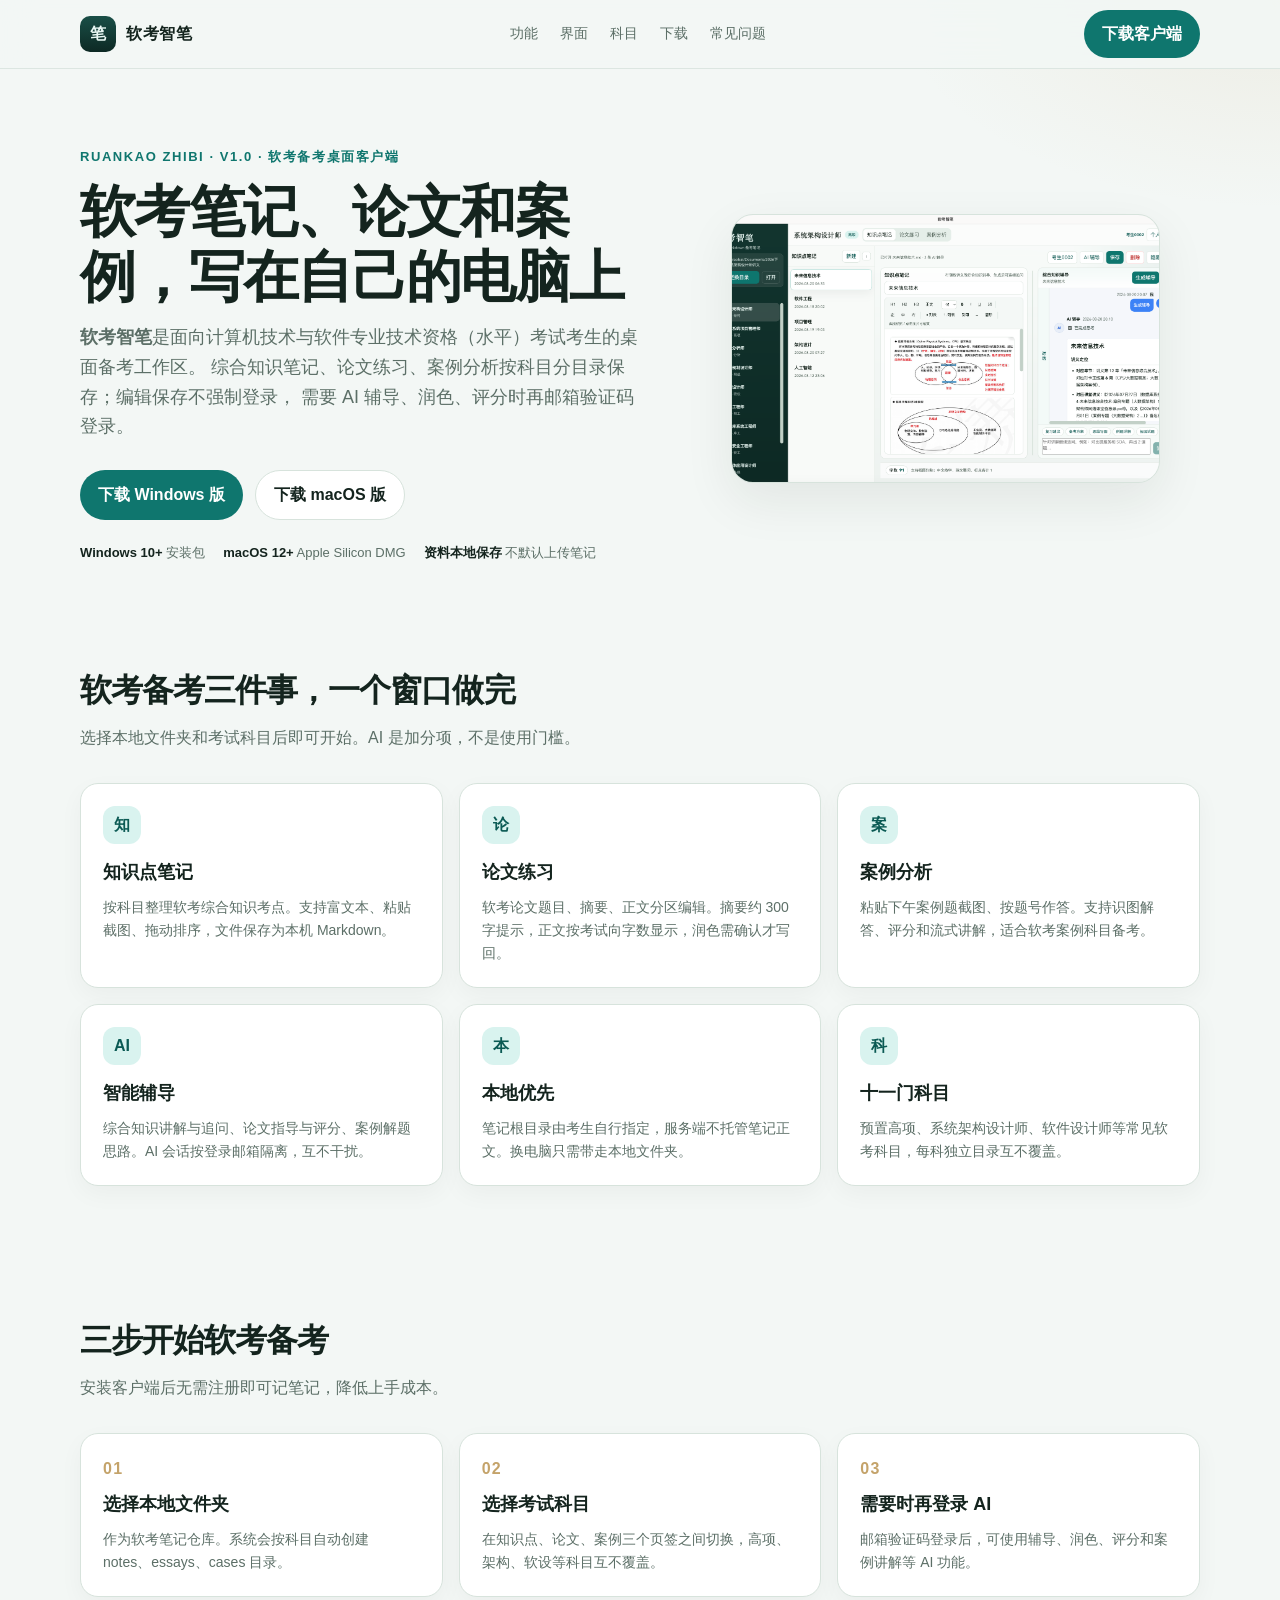
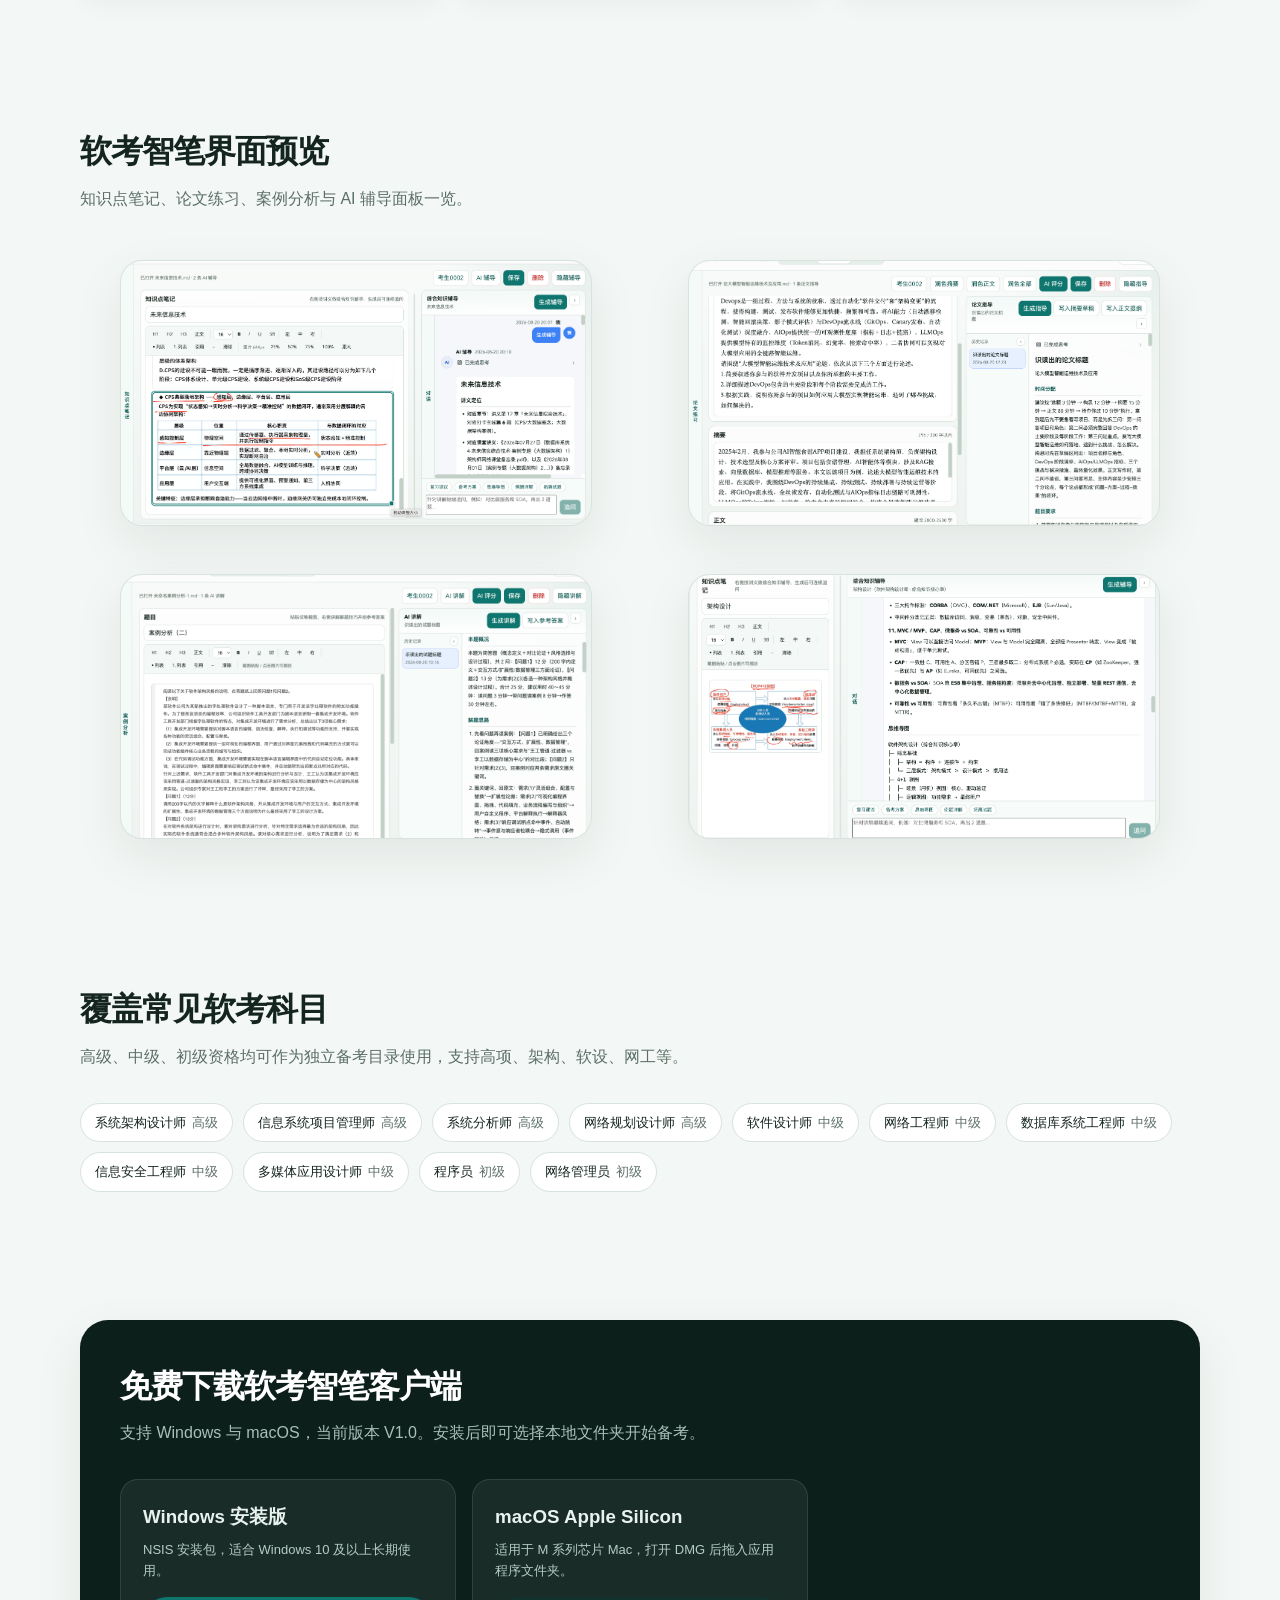
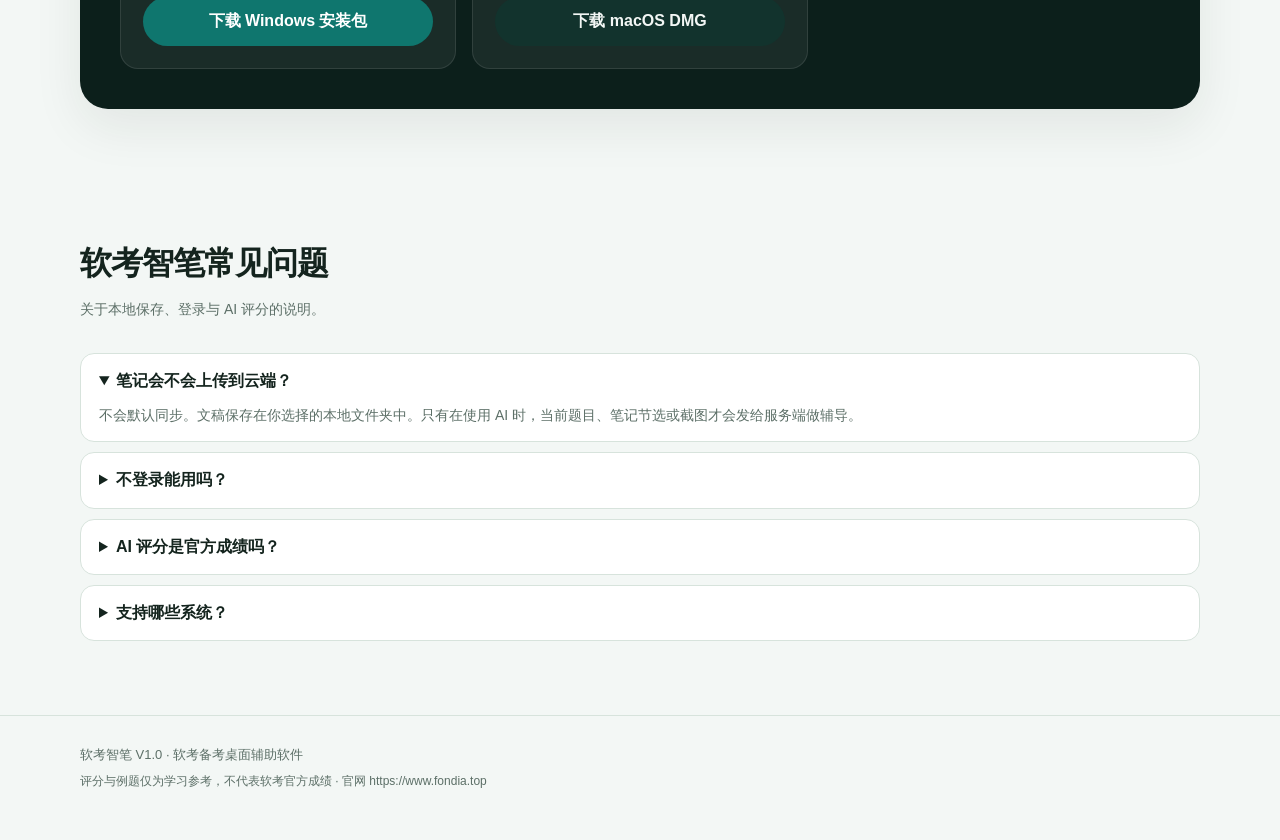
<file: html/index.html>
<!DOCTYPE html>
<html lang="zh-CN">
<head>
  <meta charset="UTF-8">
  <meta name="viewport" content="width=device-width, initial-scale=1.0">
  <title>软考智笔 - 软考备考桌面工具 | 本地笔记、论文练习、案例分析、AI 辅导</title>
  <meta name="description" content="软考智笔是面向软考考生的免费桌面备考软件，支持高项、系统架构设计师、软设等十一门科目。本地 Markdown 笔记、论文摘要正文练习、案例题识图作答，可选 AI 讲解润色评分。Windows 与 macOS 免费下载。">
  <meta name="keywords" content="软考,软考备考,软考智笔,高项,信息系统项目管理师,系统架构设计师,软件设计师,软考论文,软考案例,软考笔记,AI辅导,桌面客户端">
  <meta name="author" content="软考智笔">
  <meta name="robots" content="index,follow,max-image-preview:large">
  <meta name="theme-color" content="#0f766e">
  <link rel="canonical" href="https://www.fondia.top/">
  <link rel="icon" href="data:image/svg+xml,%3Csvg xmlns='http://www.w3.org/2000/svg' viewBox='0 0 64 64'%3E%3Crect rx='14' width='64' height='64' fill='%230d2924'/%3E%3Ctext x='32' y='44' text-anchor='middle' font-size='32' fill='%23d9f3ef' font-family='PingFang SC,sans-serif'%3E笔%3C/text%3E%3C/svg%3E">

  <meta property="og:type" content="website">
  <meta property="og:locale" content="zh_CN">
  <meta property="og:site_name" content="软考智笔">
  <meta property="og:title" content="软考智笔 - 软考备考桌面工具">
  <meta property="og:description" content="本地笔记、论文练习、案例分析，可选 AI 辅导。资料保存在自己电脑，支持 Windows 与 macOS 免费下载。">
  <meta property="og:url" content="https://www.fondia.top/">
  <meta property="og:image" content="https://www.fondia.top/images/workspace.png">
  <meta property="og:image:alt" content="软考智笔桌面工作区界面截图">

  <meta name="twitter:card" content="summary_large_image">
  <meta name="twitter:title" content="软考智笔 - 软考备考桌面工具">
  <meta name="twitter:description" content="本地笔记、论文练习、案例分析，可选 AI 辅导。Windows 与 macOS 免费下载。">
  <meta name="twitter:image" content="https://www.fondia.top/images/workspace.png">

  <link rel="stylesheet" href="./css/site.css">

  <script type="application/ld+json">
  {
    "@context": "https://schema.org",
    "@graph": [
      {
        "@type": "WebSite",
        "@id": "https://www.fondia.top/#website",
        "url": "https://www.fondia.top/",
        "name": "软考智笔",
        "description": "软考备考桌面工具官网",
        "inLanguage": "zh-CN"
      },
      {
        "@type": "SoftwareApplication",
        "@id": "https://www.fondia.top/#software",
        "name": "软考智笔",
        "alternateName": ["Ruankao Zhibi", "软考通备考客户端"],
        "applicationCategory": "EducationalApplication",
        "operatingSystem": "Windows 10+, macOS 12+",
        "softwareVersion": "1.0.0",
        "description": "面向软考考生的桌面备考工作区：本地 Markdown 笔记、论文练习、案例分析，可选 AI 辅导、润色与评分。",
        "url": "https://www.fondia.top/",
        "downloadUrl": [
          "https://myagentscope.oss-cn-beijing.aliyuncs.com/%E8%BD%AF%E8%80%83%E6%99%BA%E7%AC%94%20Setup%201.0.0.exe",
          "https://myagentscope.oss-cn-beijing.aliyuncs.com/%E8%BD%AF%E8%80%83%E6%99%BA%E7%AC%94-1.0.0-arm64.dmg"
        ],
        "offers": {
          "@type": "Offer",
          "price": "0",
          "priceCurrency": "CNY"
        },
        "featureList": [
          "本地 Markdown 笔记管理",
          "软考论文摘要与正文练习",
          "案例分析题图作答",
          "综合知识 AI 辅导",
          "论文润色与评分",
          "案例识图讲解",
          "十一门软考科目目录隔离"
        ],
        "inLanguage": "zh-CN"
      },
      {
        "@type": "FAQPage",
        "@id": "https://www.fondia.top/#faq",
        "mainEntity": [
          {
            "@type": "Question",
            "name": "软考智笔的笔记会不会上传到云端？",
            "acceptedAnswer": {
              "@type": "Answer",
              "text": "不会默认同步。文稿保存在你选择的本地文件夹中。只有在使用 AI 时，当前题目、笔记节选或截图才会发给服务端做辅导。"
            }
          },
          {
            "@type": "Question",
            "name": "软考智笔不登录能用吗？",
            "acceptedAnswer": {
              "@type": "Answer",
              "text": "能。新建、保存、排序、删除笔记都不需要登录。综合知识辅导、论文润色评分指导、案例识图评分讲解需要邮箱验证码登录。"
            }
          },
          {
            "@type": "Question",
            "name": "软考智笔的 AI 评分是官方成绩吗？",
            "acceptedAnswer": {
              "@type": "Answer",
              "text": "不是。论文评分按辅导用 75 分制，仅作备考参考，不代表软考官方成绩。"
            }
          },
          {
            "@type": "Question",
            "name": "软考智笔支持哪些操作系统？",
            "acceptedAnswer": {
              "@type": "Answer",
              "text": "支持 Windows 10 及以上，以及 macOS 12 及以上。"
            }
          }
        ]
      }
    ]
  }
  </script>
</head>
<body>
  <header class="nav">
    <div class="wrap nav-inner">
      <a class="brand" href="#top" aria-label="软考智笔首页">
        <span class="mark" aria-hidden="true">笔</span>
        软考智笔
      </a>
      <nav class="nav-links" aria-label="页面导航">
        <a href="#features">功能</a>
        <a href="#shots">界面</a>
        <a href="#subjects">科目</a>
        <a href="#download">下载</a>
        <a href="#faq">常见问题</a>
      </nav>
      <a class="btn btn-primary" href="#download">下载客户端</a>
    </div>
  </header>

  <main id="top">
    <section class="wrap hero" aria-labelledby="hero-title">
      <div>
        <p class="kicker">Ruankao Zhibi · V1.0 · 软考备考桌面客户端</p>
        <h1 id="hero-title">软考笔记、论文和案例，写在自己的电脑上</h1>
        <p class="lead">
          <strong>软考智笔</strong>是面向计算机技术与软件专业技术资格（水平）考试考生的桌面备考工作区。
          综合知识笔记、论文练习、案例分析按科目分目录保存；编辑保存不强制登录，
          需要 AI 辅导、润色、评分时再邮箱验证码登录。
        </p>
        <div class="hero-actions">
          <a class="btn btn-primary" href="https://myagentscope.oss-cn-beijing.aliyuncs.com/%E8%BD%AF%E8%80%83%E6%99%BA%E7%AC%94%20Setup%201.0.0.exe" rel="noopener">下载 Windows 版</a>
          <a class="btn btn-ghost" href="https://myagentscope.oss-cn-beijing.aliyuncs.com/%E8%BD%AF%E8%80%83%E6%99%BA%E7%AC%94-1.0.0-arm64.dmg" rel="noopener">下载 macOS 版</a>
        </div>
        <div class="meta">
          <span><b>Windows 10+</b> 安装包</span>
          <span><b>macOS 12+</b> Apple Silicon DMG</span>
          <span><b>资料本地保存</b> 不默认上传笔记</span>
        </div>
      </div>
      <figure class="shot">
        <img src="images/workspace.png" alt="软考智笔桌面工作区：左侧科目列表、中间笔记列表、右侧知识点编辑与 AI 辅导面板" width="1280" height="800" loading="eager" decoding="async" onerror="this.style.display='none'">
        <figcaption class="shot-hint">
          工作区截图
          <small>images/workspace.png</small>
        </figcaption>
      </figure>
    </section>

    <section class="wrap section" id="features" aria-labelledby="features-title">
      <h2 id="features-title">软考备考三件事，一个窗口做完</h2>
      <p class="sub">选择本地文件夹和考试科目后即可开始。AI 是加分项，不是使用门槛。</p>
      <div class="grid-3">
        <article class="card">
          <div class="ico" aria-hidden="true">知</div>
          <h3>知识点笔记</h3>
          <p>按科目整理软考综合知识考点。支持富文本、粘贴截图、拖动排序，文件保存为本机 Markdown。</p>
        </article>
        <article class="card">
          <div class="ico" aria-hidden="true">论</div>
          <h3>论文练习</h3>
          <p>软考论文题目、摘要、正文分区编辑。摘要约 300 字提示，正文按考试向字数显示，润色需确认才写回。</p>
        </article>
        <article class="card">
          <div class="ico" aria-hidden="true">案</div>
          <h3>案例分析</h3>
          <p>粘贴下午案例题截图、按题号作答。支持识图解答、评分和流式讲解，适合软考案例科目备考。</p>
        </article>
        <article class="card">
          <div class="ico" aria-hidden="true">AI</div>
          <h3>智能辅导</h3>
          <p>综合知识讲解与追问、论文指导与评分、案例解题思路。AI 会话按登录邮箱隔离，互不干扰。</p>
        </article>
        <article class="card">
          <div class="ico" aria-hidden="true">本</div>
          <h3>本地优先</h3>
          <p>笔记根目录由考生自行指定，服务端不托管笔记正文。换电脑只需带走本地文件夹。</p>
        </article>
        <article class="card">
          <div class="ico" aria-hidden="true">科</div>
          <h3>十一门科目</h3>
          <p>预置高项、系统架构设计师、软件设计师等常见软考科目，每科独立目录互不覆盖。</p>
        </article>
      </div>
    </section>

    <section class="wrap section steps" id="flow" aria-labelledby="flow-title">
      <h2 id="flow-title">三步开始软考备考</h2>
      <p class="sub">安装客户端后无需注册即可记笔记，降低上手成本。</p>
      <ol class="grid-3" style="list-style:none;margin:0;padding:0;">
        <li class="card">
          <div class="step-no" aria-hidden="true"></div>
          <h3>选择本地文件夹</h3>
          <p>作为软考笔记仓库。系统会按科目自动创建 notes、essays、cases 目录。</p>
        </li>
        <li class="card">
          <div class="step-no" aria-hidden="true"></div>
          <h3>选择考试科目</h3>
          <p>在知识点、论文、案例三个页签之间切换，高项、架构、软设等科目互不覆盖。</p>
        </li>
        <li class="card">
          <div class="step-no" aria-hidden="true"></div>
          <h3>需要时再登录 AI</h3>
          <p>邮箱验证码登录后，可使用辅导、润色、评分和案例讲解等 AI 功能。</p>
        </li>
      </ol>
    </section>

    <section class="wrap section" id="shots" aria-labelledby="shots-title">
      <h2 id="shots-title">软考智笔界面预览</h2>
      <p class="sub">知识点笔记、论文练习、案例分析与 AI 辅导面板一览。</p>
      <div class="grid-2">
        <figure class="shot shot-wide">
          <img src="images/notes.png" alt="软考智笔知识点笔记编辑界面，含富文本工具栏与综合知识 AI 辅导板" width="1280" height="720" loading="lazy" decoding="async" onerror="this.style.display='none'">
          <figcaption class="shot-hint">知识点笔记<small>images/notes.png</small></figcaption>
        </figure>
        <figure class="shot shot-wide">
          <img src="images/essay.png" alt="软考智笔论文练习界面，含题目区、摘要区、正文区与润色评分按钮" width="1280" height="720" loading="lazy" decoding="async" onerror="this.style.display='none'">
          <figcaption class="shot-hint">论文练习<small>images/essay.png</small></figcaption>
        </figure>
        <figure class="shot shot-wide">
          <img src="images/case.png" alt="软考智笔案例分析界面，支持粘贴题图与按题号作答" width="1280" height="720" loading="lazy" decoding="async" onerror="this.style.display='none'">
          <figcaption class="shot-hint">案例分析<small>images/case.png</small></figcaption>
        </figure>
        <figure class="shot shot-wide">
          <img src="images/ai.png" alt="软考智笔 AI 辅导面板，展示讲解内容与历史对话" width="1280" height="720" loading="lazy" decoding="async" onerror="this.style.display='none'">
          <figcaption class="shot-hint">AI 辅导面板<small>images/ai.png</small></figcaption>
        </figure>
      </div>
    </section>

    <section class="wrap section" id="subjects" aria-labelledby="subjects-title">
      <h2 id="subjects-title">覆盖常见软考科目</h2>
      <p class="sub">高级、中级、初级资格均可作为独立备考目录使用，支持高项、架构、软设、网工等。</p>
      <ul class="chips" style="list-style:none;margin:0;padding:0;">
        <li class="chip">系统架构设计师<em>高级</em></li>
        <li class="chip">信息系统项目管理师<em>高级</em></li>
        <li class="chip">系统分析师<em>高级</em></li>
        <li class="chip">网络规划设计师<em>高级</em></li>
        <li class="chip">软件设计师<em>中级</em></li>
        <li class="chip">网络工程师<em>中级</em></li>
        <li class="chip">数据库系统工程师<em>中级</em></li>
        <li class="chip">信息安全工程师<em>中级</em></li>
        <li class="chip">多媒体应用设计师<em>中级</em></li>
        <li class="chip">程序员<em>初级</em></li>
        <li class="chip">网络管理员<em>初级</em></li>
      </ul>
    </section>

    <section class="wrap section" id="download" aria-labelledby="download-title">
      <div class="download-panel">
        <h2 id="download-title">免费下载软考智笔客户端</h2>
        <p class="sub">支持 Windows 与 macOS，当前版本 V1.0。安装后即可选择本地文件夹开始备考。</p>
        <div class="grid-3">
          <article class="dl-card">
            <h3>Windows 安装版</h3>
            <p>NSIS 安装包，适合 Windows 10 及以上长期使用。</p>
            <a class="btn btn-primary" href="https://myagentscope.oss-cn-beijing.aliyuncs.com/%E8%BD%AF%E8%80%83%E6%99%BA%E7%AC%94%20Setup%201.0.0.exe" rel="noopener">下载 Windows 安装包</a>
          </article>
          <article class="dl-card">
            <h3>macOS Apple Silicon</h3>
            <p>适用于 M 系列芯片 Mac，打开 DMG 后拖入应用程序文件夹。</p>
            <a class="btn btn-dark" href="https://myagentscope.oss-cn-beijing.aliyuncs.com/%E8%BD%AF%E8%80%83%E6%99%BA%E7%AC%94-1.0.0-arm64.dmg" rel="noopener">下载 macOS DMG</a>
          </article>
        </div>
      </div>
    </section>

    <section class="wrap section faq" id="faq" aria-labelledby="faq-title">
      <h2 id="faq-title">软考智笔常见问题</h2>
      <p class="sub">关于本地保存、登录与 AI 评分的说明。</p>
      <details open>
        <summary>笔记会不会上传到云端？</summary>
        <p>不会默认同步。文稿保存在你选择的本地文件夹中。只有在使用 AI 时，当前题目、笔记节选或截图才会发给服务端做辅导。</p>
      </details>
      <details>
        <summary>不登录能用吗？</summary>
        <p>能。新建、保存、排序、删除笔记都不需要登录。综合知识辅导、论文润色评分指导、案例识图评分讲解需要邮箱验证码登录。</p>
      </details>
      <details>
        <summary>AI 评分是官方成绩吗？</summary>
        <p>不是。论文评分按辅导用 75 分制，仅作备考参考，不代表软考官方成绩。</p>
      </details>
      <details>
        <summary>支持哪些系统？</summary>
        <p>Windows 10 及以上，macOS 12 及以上（Apple Silicon）。</p>
      </details>
    </section>
  </main>

  <footer>
    <div class="wrap">
      <p style="margin:0 0 6px;">软考智笔 V1.0 · 软考备考桌面辅助软件</p>
      <p style="margin:0;color:var(--muted);font-size:12px;">评分与例题仅为学习参考，不代表软考官方成绩 · 官网 https://www.fondia.top</p>
    </div>
  </footer>
</body>
</html>
</file>
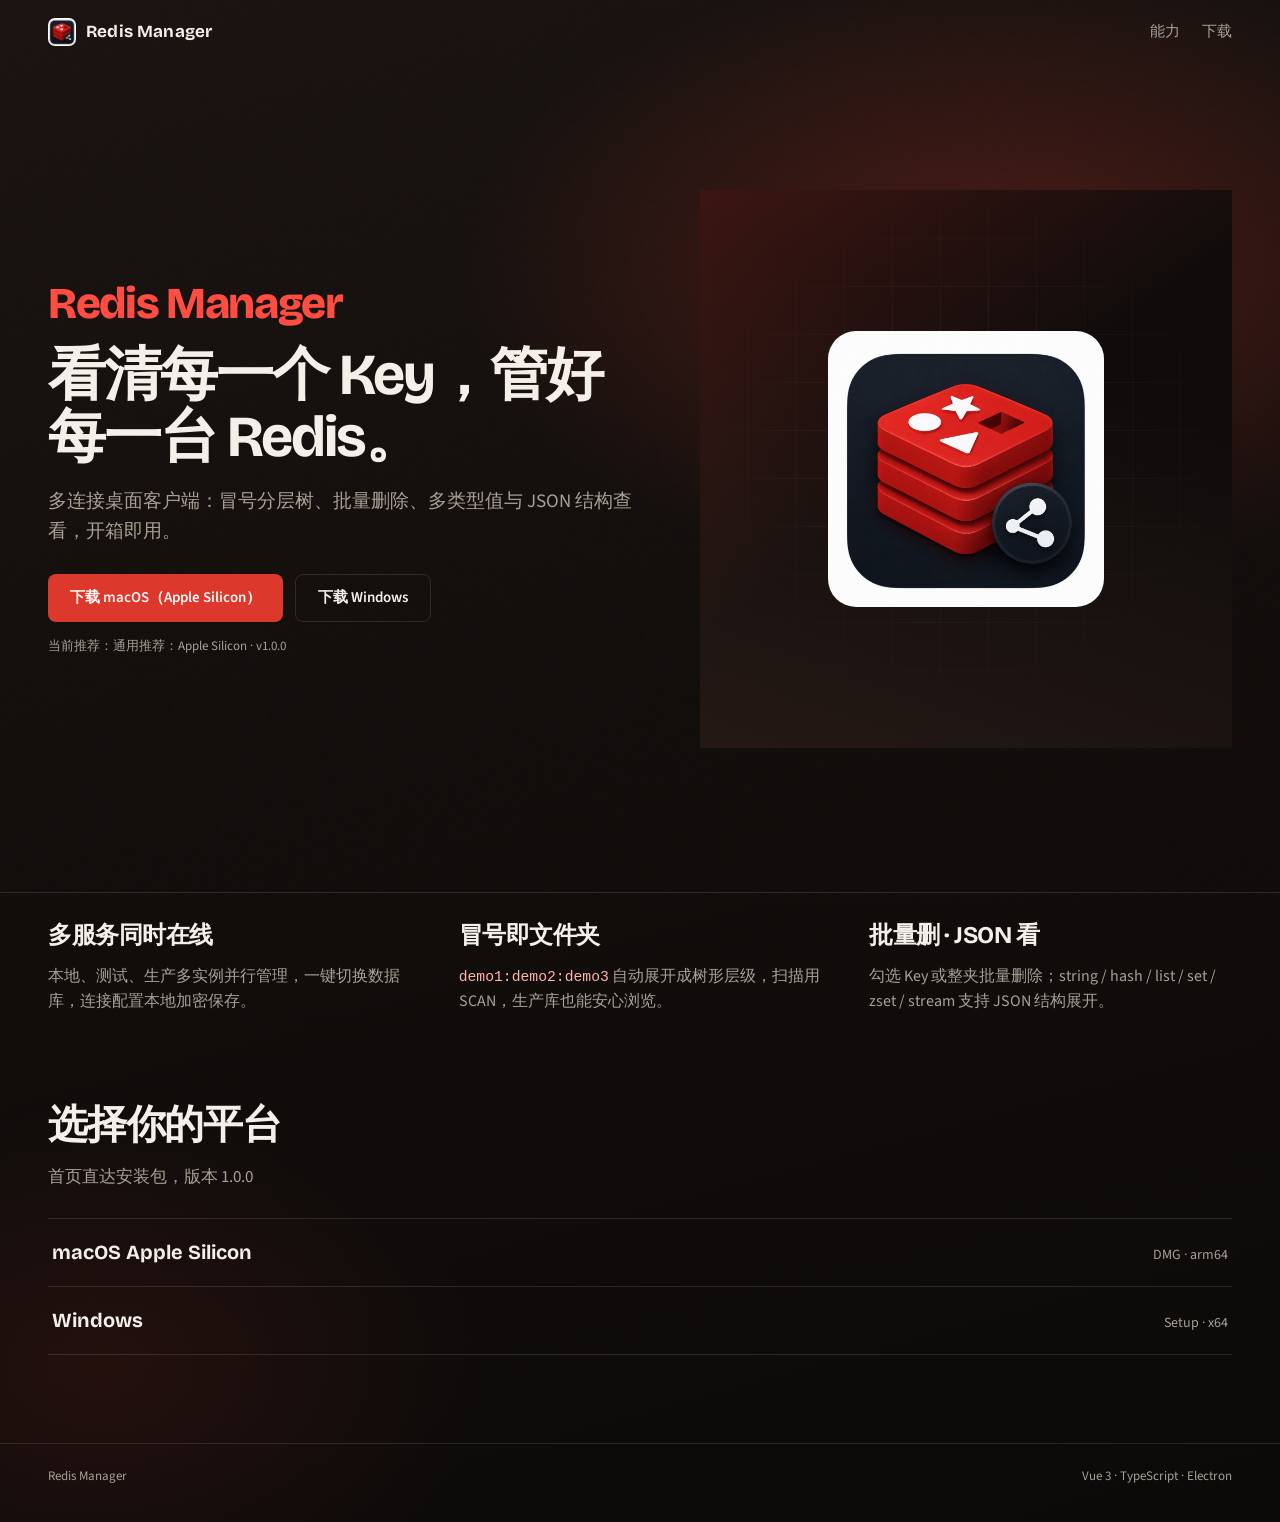
<file: html/redishtml/index.html>
<!doctype html>
<html lang="zh-CN">
  <head>
    <meta charset="UTF-8" />
    <meta name="viewport" content="width=device-width, initial-scale=1.0" />
    <title>Redis Manager — 多连接 Redis 桌面客户端</title>
    <meta
      name="description"
      content="Redis Manager：多 Redis 连接、冒号分层树形 Key、批量删除、JSON 结构查看。免费下载 macOS 与 Windows 客户端。"
    />
    <link rel="icon" href="./assets/logo.png" type="image/png" />
    <link rel="preconnect" href="https://fonts.googleapis.com" />
    <link rel="preconnect" href="https://fonts.gstatic.com" crossorigin />
    <link
      href="https://fonts.googleapis.com/css2?family=Bricolage+Grotesque:opsz,wght@12..96,500;12..96,700;12..96,800&family=Source+Sans+3:wght@400;500;600&display=swap"
      rel="stylesheet"
    />
    <link rel="stylesheet" href="./styles.css" />
  </head>
  <body>
    <div class="page-glow" aria-hidden="true"></div>

    <header class="topbar">
      <a class="topbar-brand" href="#top">
        <img src="./assets/logo.png" width="28" height="28" alt="" />
        <span>Redis Manager</span>
      </a>
      <nav class="topbar-nav">
        <a href="#features">能力</a>
        <a href="#download">下载</a>
      </nav>
    </header>

    <main id="top">
      <section class="hero">
        <div class="hero-copy">
          <p class="brand-mark">Redis Manager</p>
          <h1>看清每一个 Key，管好每一台 Redis。</h1>
          <p class="hero-lead">
            多连接桌面客户端：冒号分层树、批量删除、多类型值与 JSON 结构查看，开箱即用。
          </p>
          <div class="cta-row" id="download">
            <a class="btn btn-primary" id="primary-download" href="https://myagentscope.oss-cn-beijing.aliyuncs.com/Redis%20Manager-1.0.0-arm64.dmg">
              下载 macOS（Apple Silicon）
            </a>
            <a class="btn btn-ghost" href="https://myagentscope.oss-cn-beijing.aliyuncs.com/Redis%20Manager%20Setup%201.0.0.exe">
              下载 Windows
            </a>
          </div>
          <p class="cta-note" id="platform-hint">当前推荐：Apple Silicon · v1.0.0</p>
        </div>

        <div class="hero-visual" aria-hidden="true">
          <div class="visual-plane">
            <img class="hero-logo" src="./assets/logo.png" alt="" />
            <div class="visual-grid"></div>
          </div>
        </div>
      </section>

      <section class="features" id="features">
        <article class="feature">
          <h2>多服务同时在线</h2>
          <p>本地、测试、生产多实例并行管理，一键切换数据库，连接配置本地加密保存。</p>
        </article>
        <article class="feature">
          <h2>冒号即文件夹</h2>
          <p>
            <code>demo1:demo2:demo3</code>
            自动展开成树形层级，扫描用 SCAN，生产库也能安心浏览。
          </p>
        </article>
        <article class="feature">
          <h2>批量删 · JSON 看</h2>
          <p>勾选 Key 或整夹批量删除；string / hash / list / set / zset / stream 支持 JSON 结构展开。</p>
        </article>
      </section>

      <section class="downloads">
        <h2>选择你的平台</h2>
        <p class="downloads-lead">首页直达安装包，版本 1.0.0</p>
        <ul class="download-list">
          <li>
            <a href="https://myagentscope.oss-cn-beijing.aliyuncs.com/Redis%20Manager-1.0.0-arm64.dmg">
              <strong>macOS Apple Silicon</strong>
              <span>DMG · arm64</span>
            </a>
          </li>
<!--          <li>-->
<!--            <a href="./downloads/Redis-Manager-1.0.0-mac-intel.dmg">-->
<!--              <strong>macOS Intel</strong>-->
<!--              <span>DMG · x64</span>-->
<!--            </a>-->
<!--          </li>-->
          <li>
            <a href="https://myagentscope.oss-cn-beijing.aliyuncs.com/Redis%20Manager%20Setup%201.0.0.exe">
              <strong>Windows</strong>
              <span>Setup · x64</span>
            </a>
          </li>
        </ul>
      </section>
    </main>

    <footer class="footer">
      <span>Redis Manager</span>
      <span>Vue 3 · TypeScript · Electron</span>
    </footer>

    <script src="./main.js"></script>
  </body>
</html>
</file>
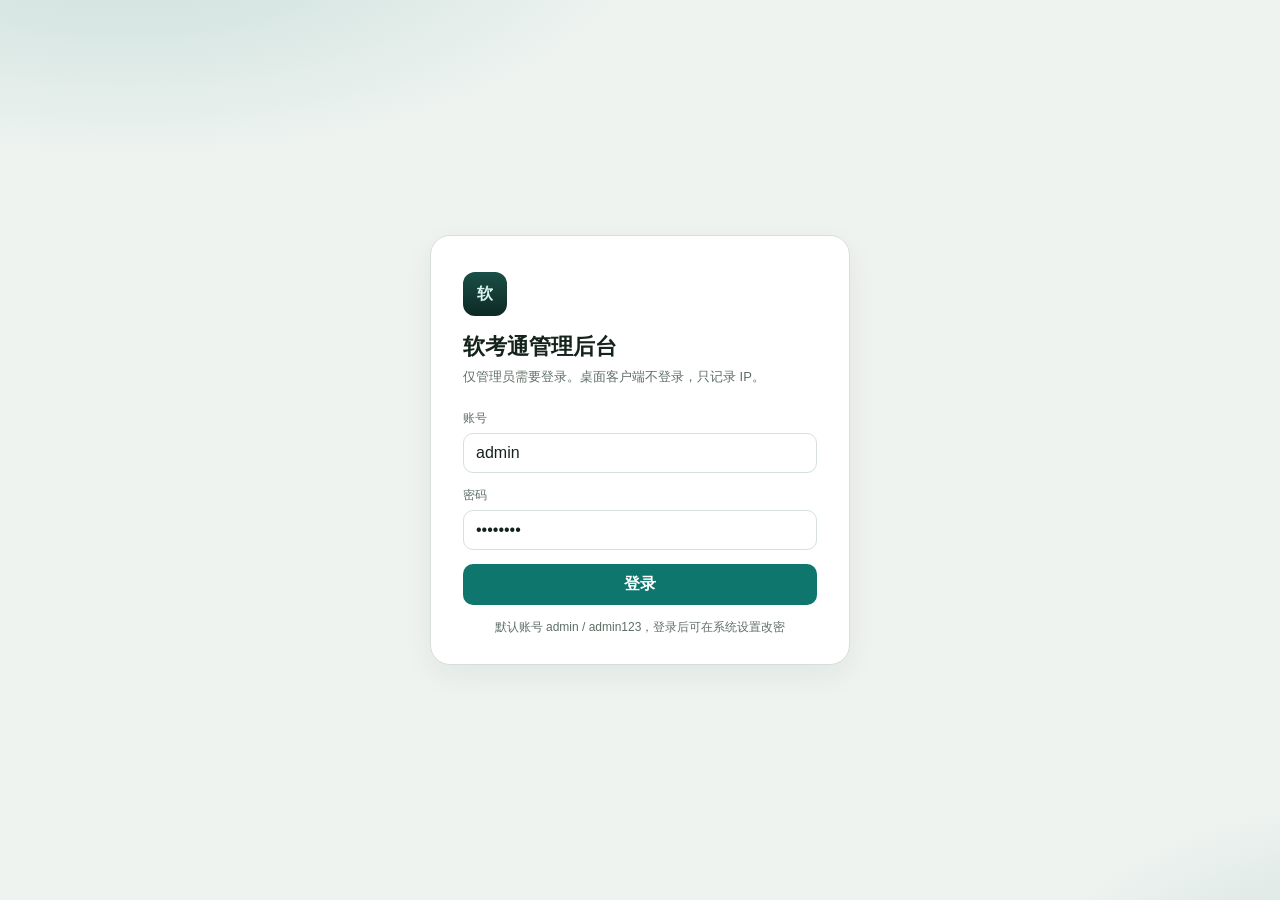
<file: src/main/resources/static/index.html>
<!DOCTYPE html>
<html lang="zh-CN">
<head>
  <meta charset="UTF-8">
  <meta name="viewport" content="width=device-width, initial-scale=1.0">
  <title>概览 · 软考通管理后台</title>
  <link rel="stylesheet" href="./css/admin.css">
</head>
<body>
  <div id="app">
    <div id="page" data-nav="dashboard" data-title="概览">
      <div class="kpis">
        <div class="kpi">
          <div class="label">今日问答</div>
          <div class="value" id="kpi-today">0</div>
          <div class="sub">客户端 IP 调用次数</div>
        </div>
        <div class="kpi">
          <div class="label">累计问答</div>
          <div class="value" id="kpi-total">0</div>
          <div class="sub">知识点 / 论文 / 案例</div>
        </div>
        <div class="kpi">
          <div class="label">客户端 IP</div>
          <div class="value" id="kpi-ips">0</div>
          <div class="sub">今日活跃 <span id="kpi-ips-today">0</span></div>
        </div>
        <div class="kpi">
          <div class="label">学科</div>
          <div class="value" id="kpi-subjects">0</div>
          <div class="sub">已启用科目</div>
        </div>
      </div>
      <div class="grid-2">
        <div class="card">
          <h3>最近问答</h3>
          <table>
            <thead>
              <tr><th>时间</th><th>客户端 IP</th><th>邮箱名称</th><th>模块</th><th>问题</th></tr>
            </thead>
            <tbody id="recent-qa"></tbody>
          </table>
        </div>
        <div class="card">
          <h3>活跃客户端</h3>
          <table>
            <thead>
              <tr><th>IP</th><th>邮箱名称</th><th>最近访问</th><th>问答数</th></tr>
            </thead>
            <tbody id="recent-ip"></tbody>
          </table>
        </div>
      </div>
    </div>
  </div>
  <script src="./js/common.js"></script>
  <script>
    document.addEventListener("admin:ready", async () => {
      const data = await Admin.api("/api/admin/dashboard");
      const stats = data.stats || {};
      document.getElementById("kpi-today").textContent = stats.qaToday || 0;
      document.getElementById("kpi-total").textContent = stats.qaTotal || 0;
      document.getElementById("kpi-ips").textContent = stats.ips || 0;
      document.getElementById("kpi-ips-today").textContent = stats.ipsToday || 0;
      document.getElementById("kpi-subjects").textContent = stats.subjects || 0;
      const qas = data.recentQa || [];
      document.getElementById("recent-qa").innerHTML = qas.length ? qas.map((row) => `
        <tr>
          <td>${Admin.esc(Admin.fmt(row.createdAt).slice(11))}</td>
          <td><a class="ip" href="./qa.html?ip=${encodeURIComponent(row.clientIp)}">${Admin.esc(row.clientIp)}</a></td>
          <td>${Admin.esc(row.email || "")}</td>
          <td><span class="badge info">${Admin.esc(row.module)}</span></td>
          <td><a href="./qa-detail.html?id=${encodeURIComponent(row.id)}">${Admin.esc(row.question || row.action)}</a></td>
        </tr>
      `).join("") : `<tr><td colspan="5">暂无记录</td></tr>`;
      const ips = data.recentIp || [];
      document.getElementById("recent-ip").innerHTML = ips.length ? ips.map((row) => `
        <tr>
          <td><a class="ip" href="./qa.html?ip=${encodeURIComponent(row.ip)}">${Admin.esc(row.ip)}</a></td>
          <td>${Admin.esc(row.email || "")}</td>
          <td>${Admin.esc(Admin.fmt(row.lastSeen))}</td>
          <td>${row.count || 0}</td>
        </tr>
      `).join("") : `<tr><td colspan="4">暂无客户端</td></tr>`;
    });
  </script>
</body>
</html>
</file>
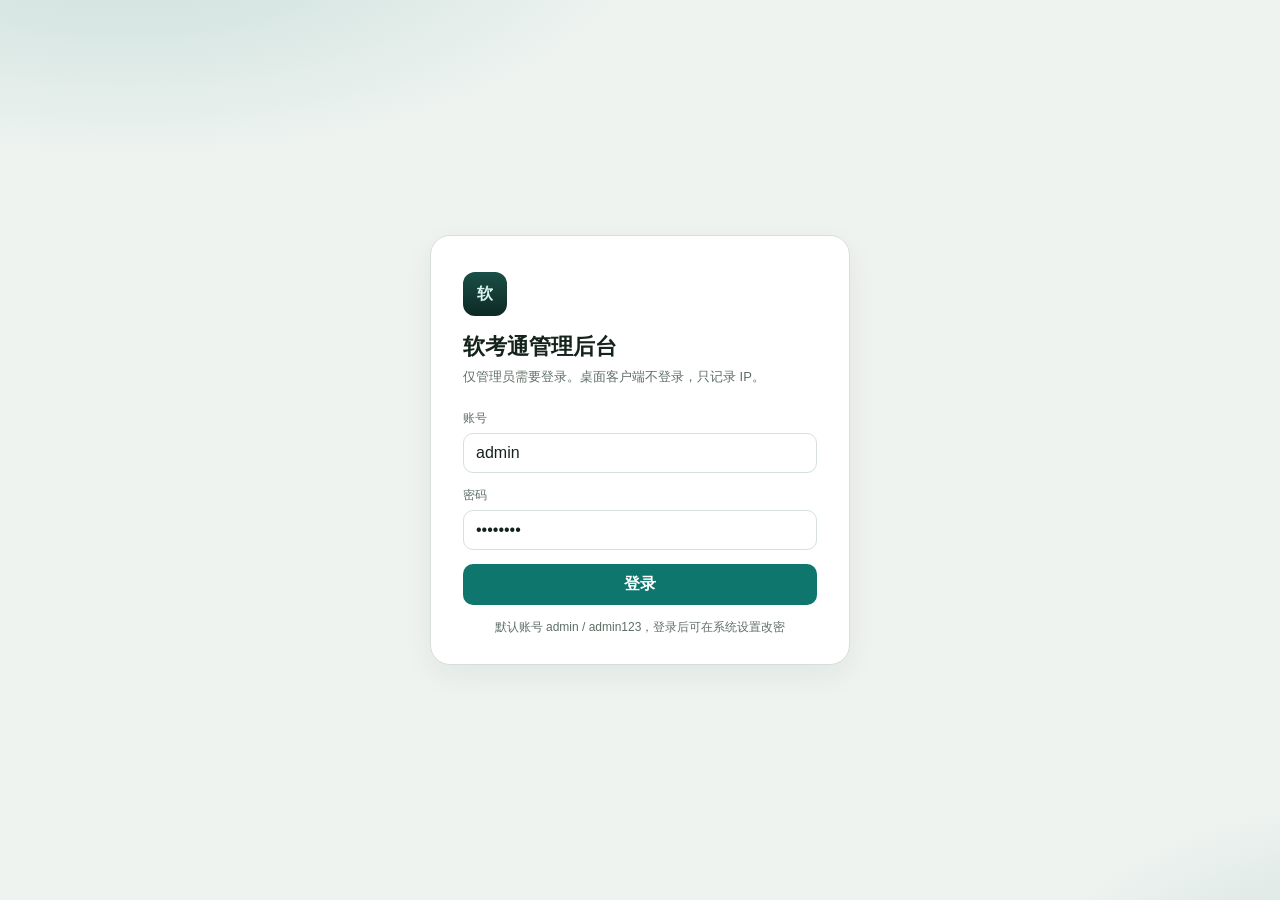
<file: src/main/resources/static/clients.html>
<!DOCTYPE html>
<html lang="zh-CN">
<head>
  <meta charset="UTF-8">
  <meta name="viewport" content="width=device-width, initial-scale=1.0">
  <title>客户端 IP · 软考通管理后台</title>
  <link rel="stylesheet" href="./css/admin.css">
</head>
<body>
  <div id="app">
    <div id="page" data-nav="clients" data-title="客户端 IP">
      <p class="note">笔记、论文、案例可免登录使用。调用 AI 时需邮箱验证码登录，同时记录来源 IP 和邮箱名称。</p>
      <div class="card">
        <div class="toolbar">
          <input id="q" placeholder="搜索 IP / 邮箱名称">
          <button class="btn ghost" type="button" id="search">筛选</button>
        </div>
        <table>
          <thead>
            <tr>
              <th>客户端 IP</th>
              <th>邮箱名称</th>
              <th>最近访问</th>
              <th>问答次数</th>
              <th>用过的模块</th>
              <th>最近科目</th>
              <th></th>
            </tr>
          </thead>
          <tbody id="rows"></tbody>
        </table>
      </div>
    </div>
  </div>
  <script src="./js/common.js"></script>
  <script>
    async function renderList() {
      const q = (document.getElementById("q").value || "").trim();
      const rows = await Admin.api("/api/admin/clients?ip=" + encodeURIComponent(q));
      document.getElementById("rows").innerHTML = rows.length ? rows.map((c) => `
        <tr>
          <td class="ip">${Admin.esc(c.ip)}</td>
          <td>${Admin.esc(c.email || "")}</td>
          <td>${Admin.esc(Admin.fmt(c.lastSeen))}</td>
          <td>${c.count || 0}</td>
          <td>${String(c.modules || "").split(",").filter(Boolean).map((m) => `<span class="badge info">${Admin.esc(m)}</span>`).join(" ")}</td>
          <td>${Admin.esc(c.subject || "")}</td>
          <td><a class="btn ghost sm" href="./qa.html?ip=${encodeURIComponent(c.ip)}">查看问答</a></td>
        </tr>
      `).join("") : `<tr><td colspan="7">暂无客户端</td></tr>`;
    }
    document.addEventListener("admin:ready", () => {
      renderList();
      document.getElementById("search").onclick = renderList;
      document.getElementById("q").addEventListener("keydown", (e) => {
        if (e.key === "Enter") renderList();
      });
    });
  </script>
</body>
</html>
</file>
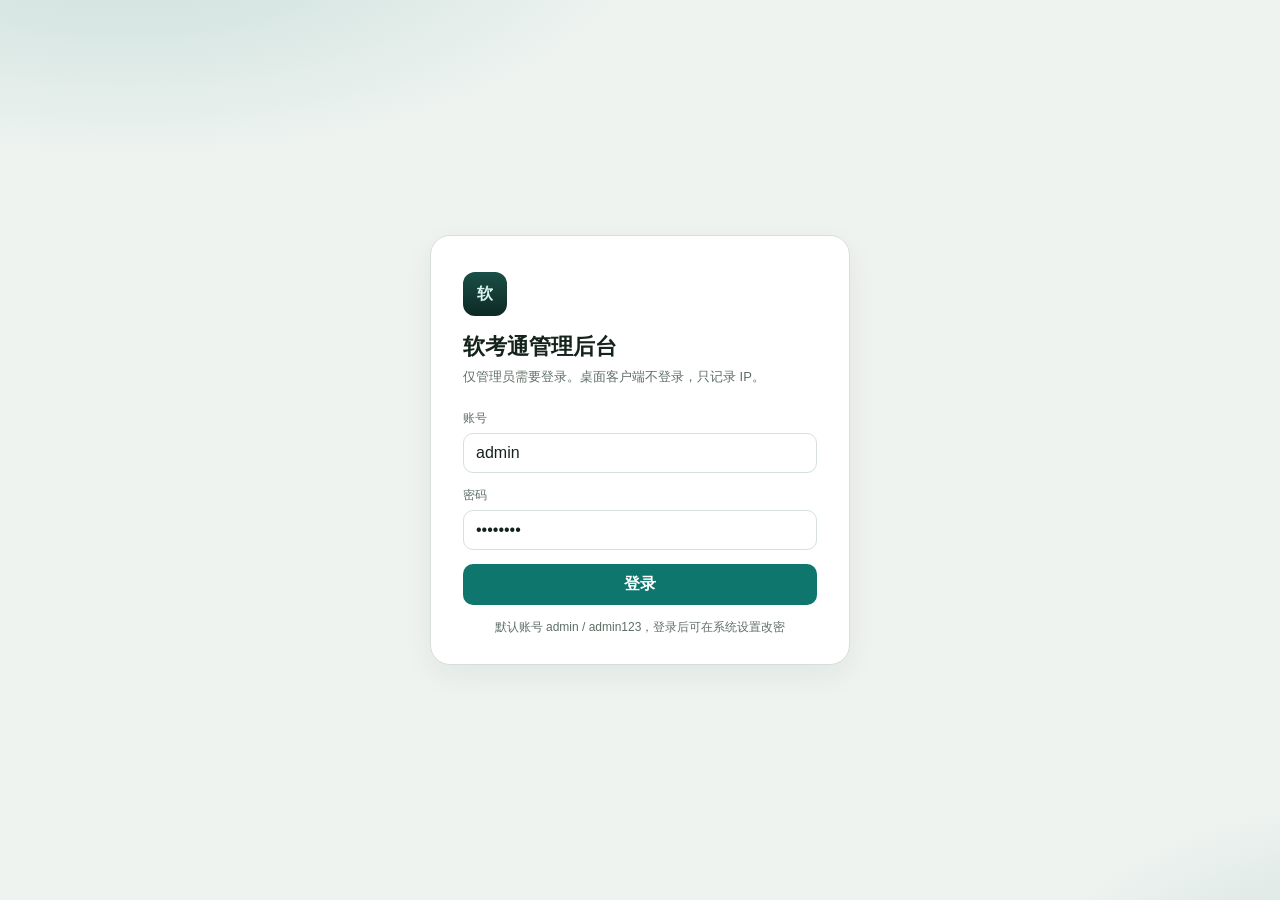
<file: src/main/resources/static/login.html>
<!DOCTYPE html>
<html lang="zh-CN">
<head>
  <meta charset="UTF-8">
  <meta name="viewport" content="width=device-width, initial-scale=1.0">
  <title>登录 · 软考通管理后台</title>
  <link rel="stylesheet" href="./css/admin.css">
</head>
<body>
  <div id="app">
    <div class="login-wrap">
      <form class="login-card" id="login-form">
        <div class="login-mark">软</div>
        <h1>软考通管理后台</h1>
        <p>仅管理员需要登录。桌面客户端不登录，只记录 IP。</p>
        <div class="field">
          <label>账号</label>
          <input name="account" value="admin" autocomplete="username">
        </div>
        <div class="field">
          <label>密码</label>
          <input name="password" type="password" value="admin123" autocomplete="current-password">
        </div>
        <button class="btn block" type="submit">登录</button>
        <div class="hint">默认账号 admin / admin123，登录后可在系统设置改密</div>
      </form>
    </div>
  </div>
  <div id="toast" class="toast" hidden></div>
  <script src="./js/common.js"></script>
  <script>
    document.getElementById("login-form").addEventListener("submit", async (e) => {
      e.preventDefault();
      const fd = new FormData(e.currentTarget);
      try {
        const data = await Admin.api("/api/admin/login", {
          method: "POST",
          body: JSON.stringify({
            account: String(fd.get("account") || "").trim(),
            password: String(fd.get("password") || "").trim(),
          }),
        });
        Admin.saveLogin(data);
        location.href = "./index.html";
      } catch (err) {
        Admin.toast(err.message || "登录失败");
      }
    });
  </script>
</body>
</html>
</file>
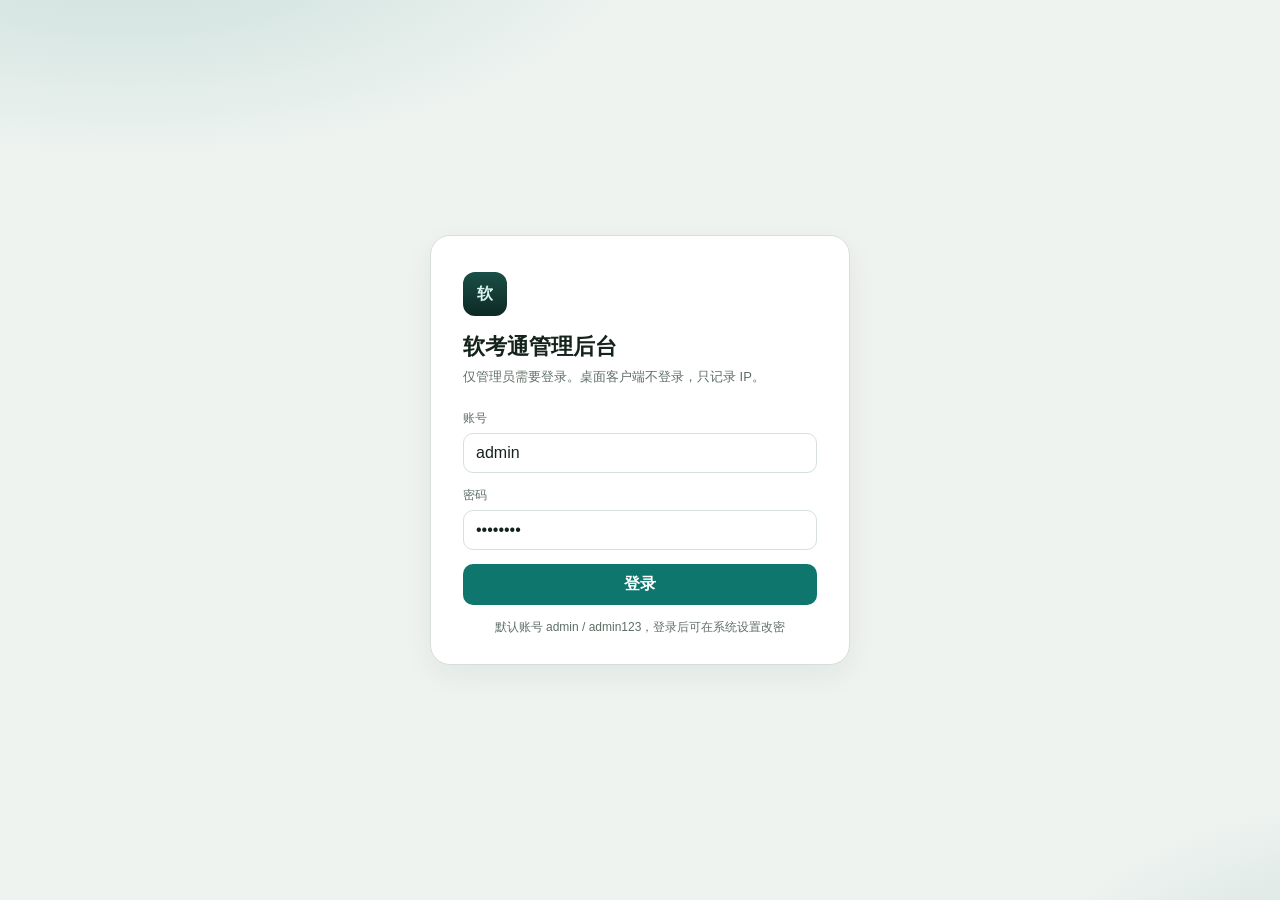
<file: src/main/resources/static/qa-detail.html>
<!DOCTYPE html>
<html lang="zh-CN">
<head>
  <meta charset="UTF-8">
  <meta name="viewport" content="width=device-width, initial-scale=1.0">
  <title>问答详情 · 软考通管理后台</title>
  <link rel="stylesheet" href="./css/admin.css">
</head>
<body>
  <div id="app">
    <div id="page" data-nav="qa" data-title="问答详情">
      <div class="card" id="detail">加载中…</div>
    </div>
  </div>
  <script src="./js/common.js"></script>
  <script>
    document.addEventListener("admin:ready", async () => {
      const box = document.getElementById("detail");
      try {
        const row = await Admin.api("/api/admin/qa/" + encodeURIComponent(Admin.qs("id")));
        box.innerHTML = `
          <div style="display:flex;justify-content:space-between;gap:12px;align-items:center;margin-bottom:16px">
            <h3 style="margin:0">${Admin.esc(row.action)}</h3>
            <a class="btn ghost sm" href="./qa.html?ip=${encodeURIComponent(row.clientIp || "")}">返回该 IP 的问答</a>
          </div>
          <div class="meta-grid">
            <div><b>客户端 IP</b><span class="ip">${Admin.esc(row.clientIp)}</span></div>
            <div><b>邮箱名称</b>${Admin.esc(row.email || "")}</div>
            <div><b>时间</b>${Admin.esc(Admin.fmt(row.createdAt))}</div>
            <div><b>模块</b>${Admin.esc(row.module)}</div>
            <div><b>学科</b>${Admin.esc(row.subjectName || "")}</div>
            <div><b>文件</b>${Admin.esc(row.fileName || "")}</div>
            <div><b>主题</b>${Admin.esc(row.topic || "")}</div>
          </div>
          <div class="qa-block">
            <h4>用户问题</h4>
            <p>${Admin.esc(row.question || "")}</p>
            <h4>AI 回答</h4>
            <p>${Admin.esc(row.answer || "")}</p>
          </div>
        `;
      } catch (e) {
        box.innerHTML = `<p class="note">${Admin.esc(e.message || "找不到这条记录")}</p><a class="btn ghost" href="./qa.html">返回列表</a>`;
      }
    });
  </script>
</body>
</html>
</file>
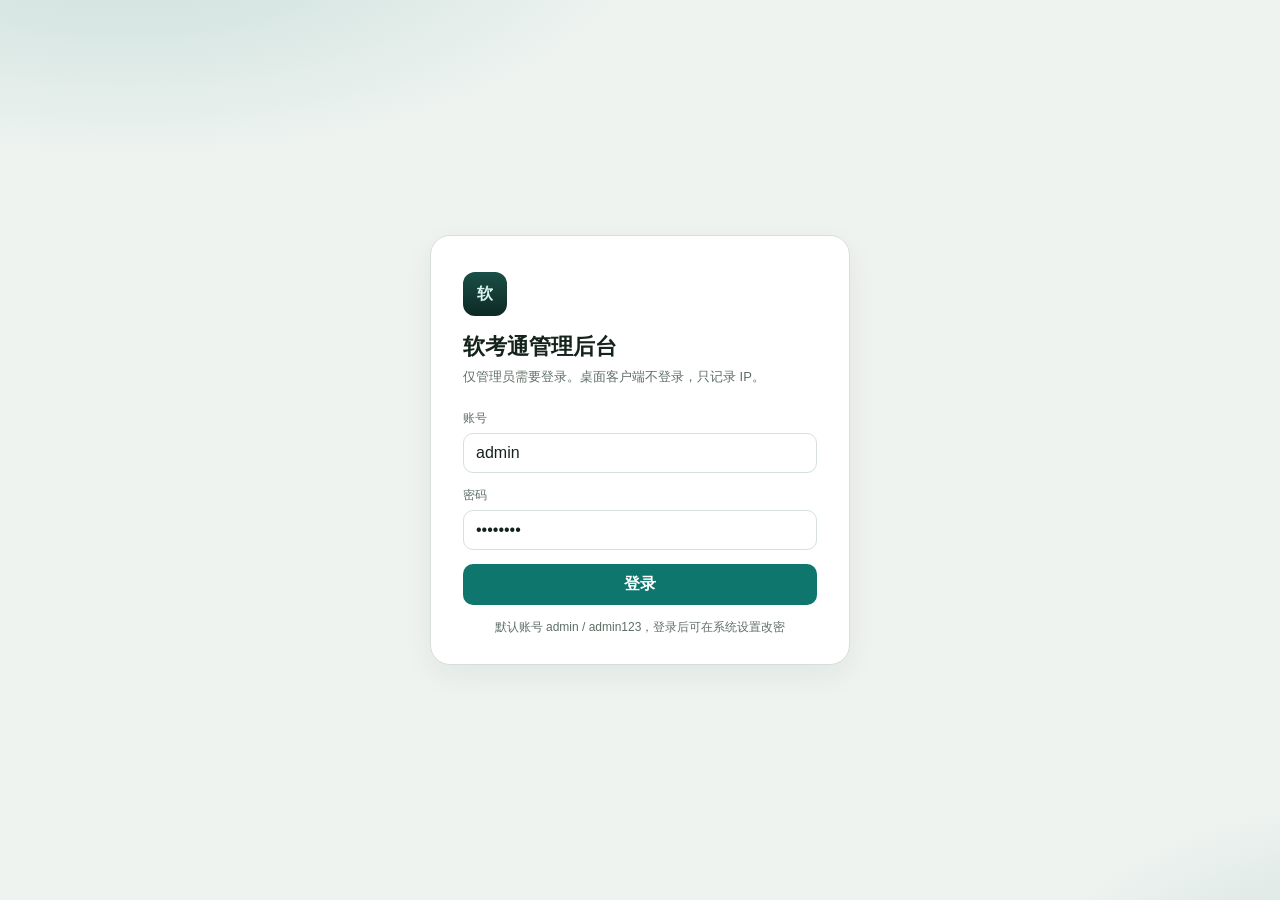
<file: src/main/resources/static/qa.html>
<!DOCTYPE html>
<html lang="zh-CN">
<head>
  <meta charset="UTF-8">
  <meta name="viewport" content="width=device-width, initial-scale=1.0">
  <title>AI 问答 · 软考通管理后台</title>
  <link rel="stylesheet" href="./css/admin.css">
</head>
<body>
  <div id="app">
    <div id="page" data-nav="qa" data-title="AI 问答">
      <p class="note">对应桌面端三个入口：知识点笔记辅导、论文练习、案例分析。调用 AI 后记录来源 IP 和登录邮箱名称。</p>
      <div class="card">
        <div class="toolbar">
          <input id="ip" placeholder="客户端 IP">
          <select id="module">
            <option value="">全部模块</option>
            <option value="知识点">知识点笔记</option>
            <option value="论文">论文练习</option>
            <option value="案例">案例分析</option>
          </select>
          <select id="subject">
            <option value="">全部学科</option>
          </select>
          <input id="kw" placeholder="问题 / 文件名 / 邮箱名称">
          <button class="btn ghost" type="button" id="search">筛选</button>
        </div>
        <table>
          <thead>
            <tr>
              <th>时间</th>
              <th>客户端 IP</th>
              <th>邮箱名称</th>
              <th>模块</th>
              <th>动作</th>
              <th>学科</th>
              <th>文件 / 题目</th>
              <th>问题</th>
              <th></th>
            </tr>
          </thead>
          <tbody id="rows"></tbody>
        </table>
        <div class="pager" id="pager"></div>
      </div>
    </div>
  </div>
  <script src="./js/common.js"></script>
  <script>
    async function renderList() {
      const params = new URLSearchParams({
        page: "1",
        size: "50",
        ip: document.getElementById("ip").value.trim(),
        module: document.getElementById("module").value,
        subject: document.getElementById("subject").value,
        keyword: document.getElementById("kw").value.trim(),
      });
      const data = await Admin.api("/api/admin/qa?" + params.toString());
      const rows = data.records || [];
      document.getElementById("rows").innerHTML = rows.length ? rows.map((row) => `
        <tr>
          <td>${Admin.esc(Admin.fmt(row.createdAt))}</td>
          <td class="ip">${Admin.esc(row.clientIp)}</td>
          <td>${Admin.esc(row.email || "")}</td>
          <td><span class="badge info">${Admin.esc(row.module)}</span></td>
          <td>${Admin.esc(row.action)}</td>
          <td>${Admin.esc(row.subjectName || "")}</td>
          <td>
            <div>${Admin.esc(row.fileName || "")}</div>
            <small style="color:var(--muted)">${Admin.esc(row.topic || "")}</small>
          </td>
          <td>${Admin.esc(row.question || "")}</td>
          <td><a class="btn ghost sm" href="./qa-detail.html?id=${encodeURIComponent(row.id)}">详情</a></td>
        </tr>
      `).join("") : `<tr><td colspan="9">没有匹配的记录</td></tr>`;
      document.getElementById("pager").textContent = `共 ${data.total || 0} 条`;
    }
    document.addEventListener("admin:ready", async () => {
      const subjects = await Admin.api("/api/admin/subjects");
      const subjectSel = document.getElementById("subject");
      subjects.forEach((s) => {
        const opt = document.createElement("option");
        opt.value = s.name;
        opt.textContent = s.name;
        subjectSel.appendChild(opt);
      });
      const presetIp = Admin.qs("ip");
      if (presetIp) document.getElementById("ip").value = presetIp;
      await renderList();
      document.getElementById("search").onclick = renderList;
      ["ip", "kw"].forEach((id) => {
        document.getElementById(id).addEventListener("keydown", (e) => {
          if (e.key === "Enter") renderList();
        });
      });
      ["module", "subject"].forEach((id) => {
        document.getElementById(id).addEventListener("change", renderList);
      });
    });
  </script>
</body>
</html>
</file>
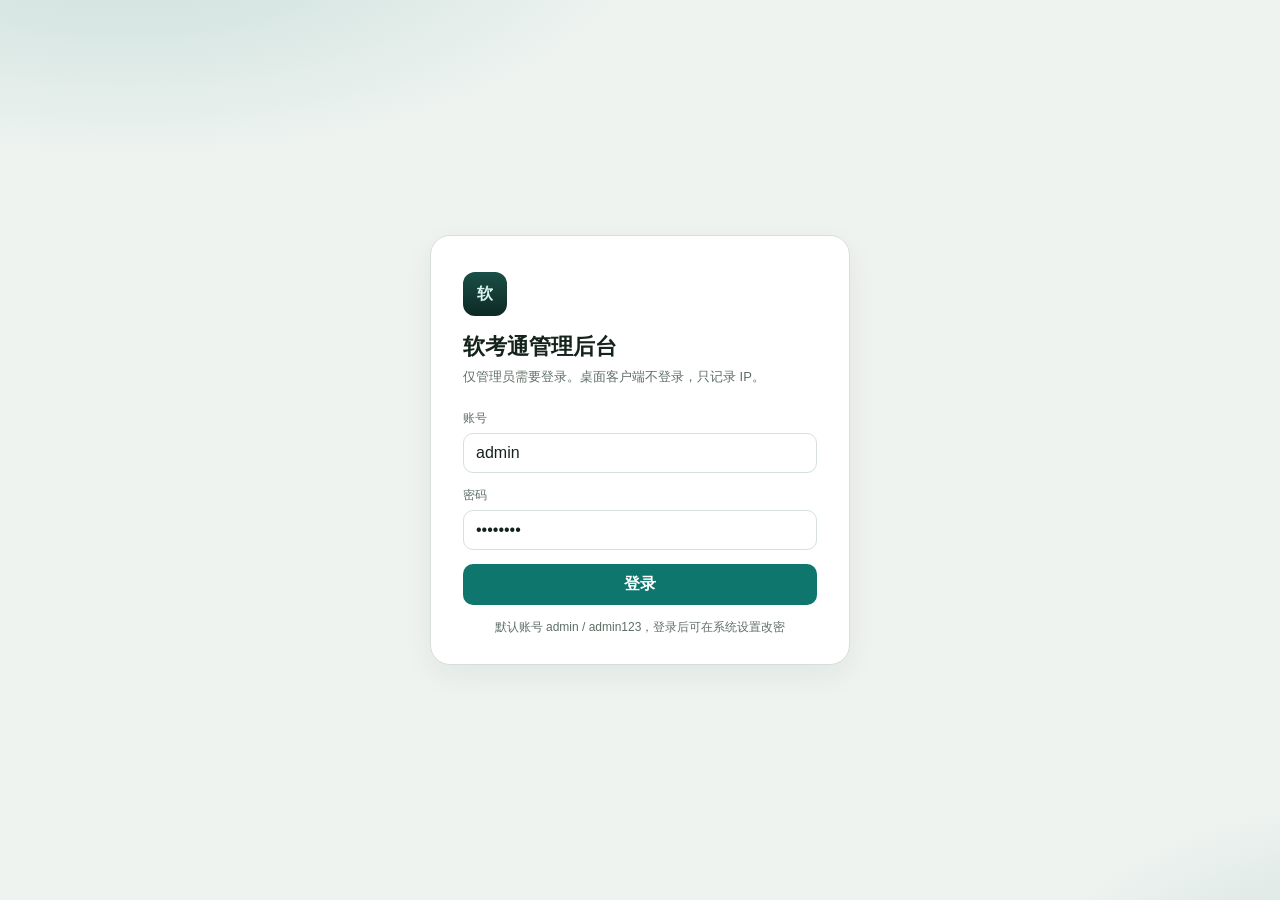
<file: src/main/resources/static/settings.html>
<!DOCTYPE html>
<html lang="zh-CN">
<head>
  <meta charset="UTF-8">
  <meta name="viewport" content="width=device-width, initial-scale=1.0">
  <title>系统设置 · 软考通管理后台</title>
  <link rel="stylesheet" href="./css/admin.css">
</head>
<body>
  <div id="app">
    <div id="page" data-nav="settings" data-title="系统设置">
      <div class="grid-2">
        <div class="card">
          <h3>管理员登录</h3>
          <p class="note">只有管理后台要账号密码登录。桌面端笔记编辑免登录，使用 AI 时需邮箱验证码。</p>
          <form id="admin-form">
            <div class="field">
              <label>当前账号</label>
              <input id="account" disabled>
            </div>
            <div class="field">
              <label>原密码</label>
              <input name="oldPassword" type="password">
            </div>
            <div class="field">
              <label>新密码</label>
              <input name="password" type="password" placeholder="至少 6 位">
            </div>
            <div class="field">
              <label>确认新密码</label>
              <input name="confirm" type="password">
            </div>
            <button class="btn" type="submit">保存</button>
          </form>
        </div>
        <div class="card">
          <h3>客户端规则</h3>
          <p class="note">桌面端编辑笔记、论文、案例不要求登录；生成辅导 / 润色 / 讲解 / 评分需要邮箱验证码登录。</p>
          <table>
            <tbody>
              <tr><th>身份</th><td>AI 用邮箱验证码登录，同时记录客户端 IP 和邮箱名称</td></tr>
              <tr><th>记录内容</th><td>IP、邮箱名称、学科、文件、问题、AI 回答、时间</td></tr>
              <tr><th>会话</th><td>仍可按科目 + 文件名读 Redis 历史</td></tr>
              <tr><th>管理端</th><td>必须登录后才能看问答和配置</td></tr>
            </tbody>
          </table>
        </div>
      </div>
    </div>
  </div>
  <script src="./js/common.js"></script>
  <script>
    document.addEventListener("admin:ready", () => {
      const user = Admin.user();
      document.getElementById("account").value = user?.account || "admin";
      document.getElementById("admin-form").addEventListener("submit", async (e) => {
        e.preventDefault();
        const fd = new FormData(e.currentTarget);
        const password = String(fd.get("password") || "");
        const confirm = String(fd.get("confirm") || "");
        if (password.length < 6) {
          Admin.toast("新密码至少 6 位");
          return;
        }
        if (password !== confirm) {
          Admin.toast("两次密码不一致");
          return;
        }
        try {
          await Admin.api("/api/admin/password", {
            method: "POST",
            body: JSON.stringify({
              oldPassword: String(fd.get("oldPassword") || ""),
              newPassword: password,
            }),
          });
          Admin.toast("密码已更新");
          e.currentTarget.reset();
          document.getElementById("account").value = user?.account || "admin";
        } catch (err) {
          Admin.toast(err.message);
        }
      });
    });
  </script>
</body>
</html>
</file>
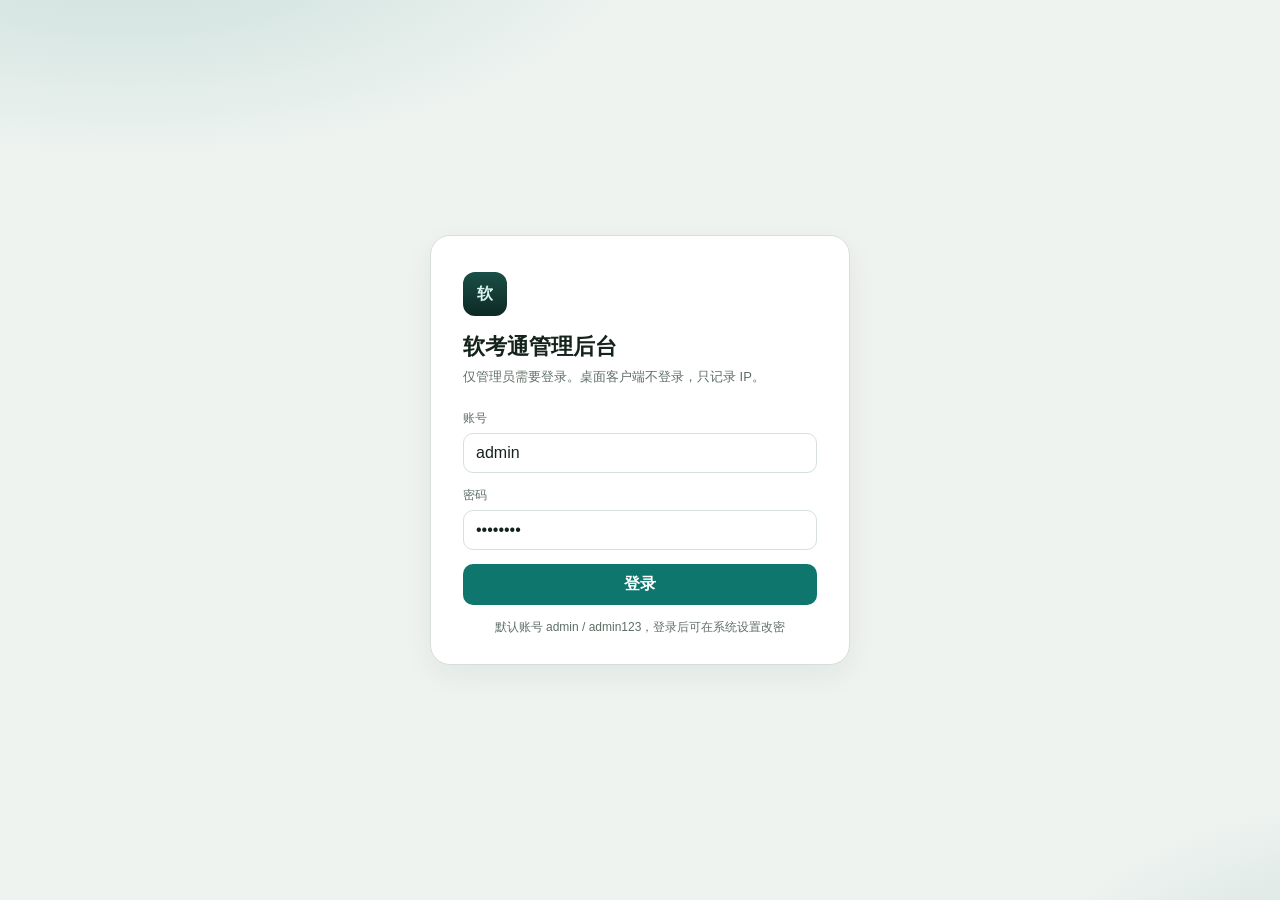
<file: src/main/resources/static/subjects.html>
<!DOCTYPE html>
<html lang="zh-CN">
<head>
  <meta charset="UTF-8">
  <meta name="viewport" content="width=device-width, initial-scale=1.0">
  <title>学科管理 · 软考通管理后台</title>
  <link rel="stylesheet" href="./css/admin.css">
</head>
<body>
  <div id="app">
    <div id="page" data-nav="subjects" data-title="学科管理">
      <p class="note">对应桌面端左侧「学科」列表。停用后客户端不再显示。</p>
      <div class="card" style="margin-bottom:14px">
        <h3>新增学科</h3>
        <form id="add-form" class="form-grid">
          <div class="field">
            <label>ID（英文）</label>
            <input name="id" placeholder="architect" required>
          </div>
          <div class="field">
            <label>名称</label>
            <input name="name" placeholder="系统架构设计师" required>
          </div>
          <div class="field">
            <label>简称</label>
            <input name="shortName" placeholder="架构">
          </div>
          <div class="field">
            <label>级别</label>
            <select name="level">
              <option>高级</option>
              <option>中级</option>
              <option>初级</option>
            </select>
          </div>
          <div class="actions full">
            <button class="btn" type="submit">保存</button>
          </div>
        </form>
      </div>
      <div class="card">
        <table>
          <thead>
            <tr>
              <th>ID</th>
              <th>名称</th>
              <th>简称</th>
              <th>级别</th>
              <th>状态</th>
              <th></th>
            </tr>
          </thead>
          <tbody id="rows"></tbody>
        </table>
      </div>
    </div>
  </div>
  <script src="./js/common.js"></script>
  <script>
    async function renderList() {
      const rows = await Admin.api("/api/admin/subjects");
      document.getElementById("rows").innerHTML = rows.map((s) => `
        <tr>
          <td><code class="path">${Admin.esc(s.id)}</code></td>
          <td>${Admin.esc(s.name)}</td>
          <td>${Admin.esc(s.shortName)}</td>
          <td><span class="badge ${s.level === "高级" ? "ok" : s.level === "中级" ? "info" : "muted"}">${Admin.esc(s.level)}</span></td>
          <td>${s.enabled === 1 ? '<span class="badge ok">启用</span>' : '<span class="badge muted">停用</span>'}</td>
          <td>
            <button class="btn ghost sm toggle" data-id="${Admin.esc(s.id)}" data-on="${s.enabled === 1 ? "1" : "0"}" type="button">${s.enabled === 1 ? "停用" : "启用"}</button>
          </td>
        </tr>
      `).join("");
    }
    document.addEventListener("admin:ready", async () => {
      await renderList();
      document.getElementById("rows").addEventListener("click", async (e) => {
        const btn = e.target.closest(".toggle");
        if (!btn) return;
        try {
          await Admin.api("/api/admin/subjects/toggle", {
            method: "POST",
            body: JSON.stringify({ id: btn.dataset.id, enabled: btn.dataset.on !== "1" }),
          });
          await renderList();
        } catch (err) {
          Admin.toast(err.message);
        }
      });
      document.getElementById("add-form").addEventListener("submit", async (e) => {
        e.preventDefault();
        const fd = new FormData(e.currentTarget);
        try {
          await Admin.api("/api/admin/subjects", {
            method: "POST",
            body: JSON.stringify({
              id: String(fd.get("id") || "").trim(),
              name: String(fd.get("name") || "").trim(),
              shortName: String(fd.get("shortName") || "").trim(),
              level: String(fd.get("level") || "中级"),
              enabled: true,
            }),
          });
          e.currentTarget.reset();
          Admin.toast("已新增学科");
          await renderList();
        } catch (err) {
          Admin.toast(err.message);
        }
      });
    });
  </script>
</body>
</html>
</file>
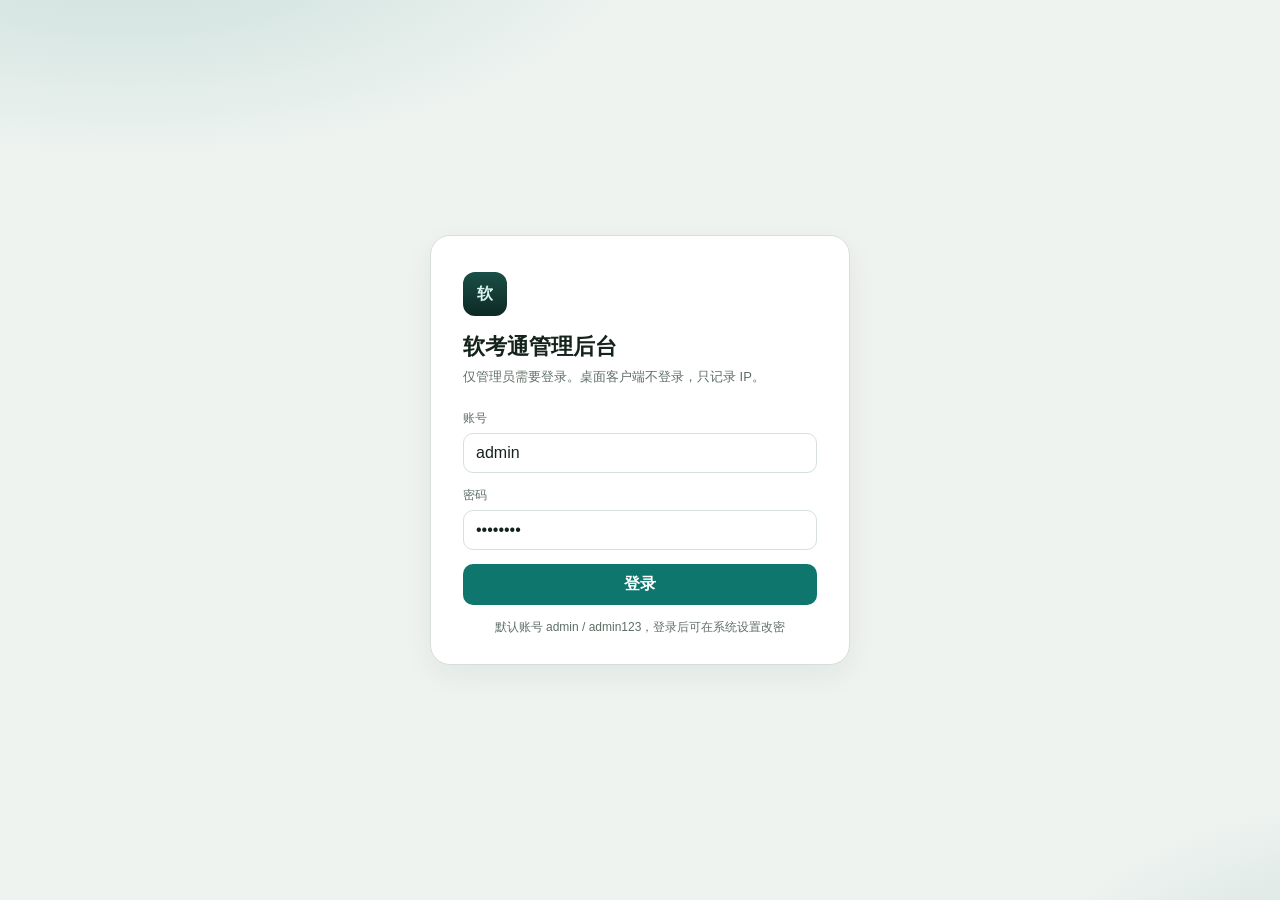
<file: src/main/resources/static/users.html>
<!DOCTYPE html>
<html lang="zh-CN">
<head>
  <meta charset="UTF-8">
  <meta name="viewport" content="width=device-width, initial-scale=1.0">
  <title>用户管理 · 软考通管理后台</title>
  <link rel="stylesheet" href="./css/admin.css">
</head>
<body>
  <div id="app">
    <div id="page" data-nav="users" data-title="用户管理">
      <p class="note">邮箱验证码登录的全部用户。可启用 / 禁用账号；禁用后立即退出登录，无法再使用 AI。</p>
      <div class="card">
        <div class="toolbar">
          <input id="q" placeholder="搜索邮箱 / 昵称">
          <button class="btn ghost" type="button" id="search">筛选</button>
        </div>
        <table>
          <thead>
            <tr>
              <th>昵称</th>
              <th>邮箱名称</th>
              <th>状态</th>
              <th>注册时间</th>
              <th>最近登录</th>
              <th>AI 次数</th>
              <th></th>
            </tr>
          </thead>
          <tbody id="rows"></tbody>
        </table>
      </div>
    </div>
  </div>
  <script src="./js/common.js"></script>
  <script>
    async function renderList() {
      const q = (document.getElementById("q").value || "").trim();
      const rows = await Admin.api("/api/admin/users?q=" + encodeURIComponent(q));
      document.getElementById("rows").innerHTML = rows.length ? rows.map((u) => {
        const on = Number(u.enabled) === 1;
        return `
        <tr>
          <td>${Admin.esc(u.name || "")}</td>
          <td>${Admin.esc(u.email || "")}</td>
          <td>${on ? '<span class="badge ok">启用</span>' : '<span class="badge muted">禁用</span>'}</td>
          <td>${Admin.esc(Admin.fmt(u.createdAt))}</td>
          <td>${Admin.esc(Admin.fmt(u.lastLoginAt))}</td>
          <td>${u.qaCount || 0}</td>
          <td>
            <button class="btn ghost sm toggle" data-id="${Admin.esc(u.id)}" data-on="${on ? "1" : "0"}" type="button">${on ? "禁用" : "启用"}</button>
            <a class="btn ghost sm" href="./qa.html?ip=${encodeURIComponent(u.email || "")}">查看问答</a>
          </td>
        </tr>`;
      }).join("") : `<tr><td colspan="7">暂无用户</td></tr>`;
    }
    document.addEventListener("admin:ready", () => {
      renderList();
      document.getElementById("search").onclick = renderList;
      document.getElementById("q").addEventListener("keydown", (e) => {
        if (e.key === "Enter") renderList();
      });
      document.getElementById("rows").addEventListener("click", async (e) => {
        const btn = e.target.closest(".toggle");
        if (!btn) return;
        try {
          await Admin.api("/api/admin/users/toggle", {
            method: "POST",
            body: JSON.stringify({ id: Number(btn.dataset.id), enabled: btn.dataset.on !== "1" }),
          });
          Admin.toast(btn.dataset.on === "1" ? "已禁用" : "已启用");
          await renderList();
        } catch (err) {
          Admin.toast(err.message);
        }
      });
    });
  </script>
</body>
</html>
</file>
<file: html/css/site.css>
:root {
  --bg: #f3f7f5;
  --bg-deep: #0c1f1b;
  --panel: #ffffff;
  --ink: #14241e;
  --muted: #5c6f67;
  --line: #d7e3dc;
  --brand: #0f766e;
  --brand-dark: #0b5a54;
  --brand-soft: #d9f3ef;
  --gold: #c4a36a;
  --shadow: 0 18px 50px rgba(20, 36, 30, 0.08);
  --radius: 18px;
  --ui: "Avenir Next", "PingFang SC", "Hiragino Sans GB", "Noto Sans SC", "Microsoft YaHei", sans-serif;
}

* { box-sizing: border-box; }
html { scroll-behavior: smooth; }
body {
  margin: 0;
  font-family: var(--ui);
  color: var(--ink);
  background:
    radial-gradient(900px 420px at 8% -8%, rgba(15, 118, 110, 0.16), transparent 60%),
    radial-gradient(700px 380px at 100% 0%, rgba(196, 163, 106, 0.12), transparent 55%),
    var(--bg);
  line-height: 1.65;
}

a { color: inherit; text-decoration: none; }
img { max-width: 100%; display: block; }
button { font: inherit; cursor: pointer; }

.wrap {
  width: min(1120px, calc(100% - 40px));
  margin: 0 auto;
}

.nav {
  position: sticky;
  top: 0;
  z-index: 20;
  backdrop-filter: blur(16px);
  background: rgba(243, 247, 245, 0.86);
  border-bottom: 1px solid rgba(215, 227, 220, 0.8);
}
.nav-inner {
  display: flex;
  align-items: center;
  justify-content: space-between;
  min-height: 68px;
  gap: 20px;
}
.brand {
  display: flex;
  align-items: center;
  gap: 10px;
  font-weight: 700;
  letter-spacing: 0.04em;
}
.mark {
  width: 36px;
  height: 36px;
  border-radius: 10px;
  display: grid;
  place-items: center;
  color: #e8f7f3;
  background: linear-gradient(180deg, #1a4f47, #0d2924);
  font-size: 16px;
}
.nav-links {
  display: flex;
  gap: 22px;
  color: var(--muted);
  font-size: 14px;
}
.nav-links a:hover { color: var(--brand-dark); }
.btn {
  display: inline-flex;
  align-items: center;
  justify-content: center;
  gap: 8px;
  border: 0;
  border-radius: 999px;
  padding: 11px 18px;
  font-weight: 600;
  transition: transform .15s ease, background .15s ease;
}
.btn:hover { transform: translateY(-1px); }
.btn-primary {
  background: var(--brand);
  color: #fff;
}
.btn-primary:hover { background: var(--brand-dark); }
.btn-ghost {
  background: #fff;
  color: var(--ink);
  border: 1px solid var(--line);
}
.btn-dark {
  background: #12332d;
  color: #f3f7f5;
}

.hero {
  padding: 64px 0 36px;
  display: grid;
  grid-template-columns: 1.05fr 0.95fr;
  gap: 48px;
  align-items: center;
}
.kicker {
  color: var(--brand);
  font-size: 13px;
  font-weight: 700;
  letter-spacing: 0.12em;
  text-transform: uppercase;
}
h1 {
  margin: 10px 0 14px;
  font-size: clamp(36px, 5vw, 56px);
  line-height: 1.15;
  letter-spacing: -0.03em;
}
.lead {
  margin: 0 0 28px;
  color: var(--muted);
  font-size: 18px;
  max-width: 36em;
}
.hero-actions { display: flex; flex-wrap: wrap; gap: 12px; }
.meta {
  display: flex;
  flex-wrap: wrap;
  gap: 18px;
  margin-top: 22px;
  color: var(--muted);
  font-size: 13px;
}
.meta b { color: var(--ink); }

.shot {
  position: relative;
  overflow: hidden;
  border-radius: 22px;
  border: 1px solid var(--line);
  background:
    linear-gradient(180deg, rgba(18, 51, 45, 0.04), transparent),
    #e7efeb;
  box-shadow: var(--shadow);
  min-height: 240px;
  aspect-ratio: 16 / 10;
}
.shot img {
  position: absolute;
  inset: 0;
  width: 100%;
  height: 100%;
  object-fit: cover;
  z-index: 1;
}
.shot-hint {
  position: absolute;
  inset: 0;
  display: grid;
  place-items: center;
  text-align: center;
  color: #6b7f76;
  font-size: 14px;
  padding: 24px;
  z-index: 0;
}
.shot-hint small {
  display: block;
  margin-top: 6px;
  font-family: ui-monospace, SFMono-Regular, Menlo, Consolas, monospace;
  color: var(--brand-dark);
}
.shot-wide { aspect-ratio: 16 / 9; }

.section { padding: 64px 0; }
.section h2 {
  margin: 0 0 8px;
  font-size: 32px;
  letter-spacing: -0.03em;
}
.section .sub {
  margin: 0 0 32px;
  color: var(--muted);
}

.grid-3, .grid-2, .grid-4 {
  display: grid;
  gap: 16px;
}
.grid-3 { grid-template-columns: repeat(3, 1fr); }
.grid-2 { grid-template-columns: repeat(2, 1fr); }
.grid-4 { grid-template-columns: repeat(4, 1fr); }

.card {
  background: var(--panel);
  border: 1px solid var(--line);
  border-radius: var(--radius);
  padding: 22px;
  box-shadow: 0 8px 24px rgba(20, 36, 30, 0.04);
}
.card h3 { margin: 0 0 8px; font-size: 18px; }
.card p { margin: 0; color: var(--muted); font-size: 14px; }
.ico {
  width: 38px;
  height: 38px;
  border-radius: 12px;
  display: grid;
  place-items: center;
  background: var(--brand-soft);
  color: var(--brand-dark);
  margin-bottom: 14px;
  font-weight: 700;
}

.steps { counter-reset: step; }
.step-no::before {
  counter-increment: step;
  content: "0" counter(step);
  display: block;
  color: var(--gold);
  font-weight: 700;
  letter-spacing: 0.08em;
  margin-bottom: 8px;
}

.chips {
  display: flex;
  flex-wrap: wrap;
  gap: 10px;
}
.chip {
  background: #fff;
  border: 1px solid var(--line);
  border-radius: 999px;
  padding: 8px 14px;
  font-size: 13px;
}
.chip em {
  font-style: normal;
  color: var(--muted);
  margin-left: 6px;
}

.download-panel {
  background: var(--bg-deep);
  color: #e8f2ee;
  border-radius: 28px;
  padding: 40px;
  box-shadow: var(--shadow);
}
.download-panel h2 { color: #fff; }
.download-panel .sub { color: #a9c0b8; }
.dl-card {
  background: rgba(255,255,255,0.06);
  border: 1px solid rgba(255,255,255,0.1);
  border-radius: 18px;
  padding: 22px;
}
.dl-card h3 { margin: 0 0 6px; }
.dl-card p { margin: 0 0 16px; color: #b7ccc5; font-size: 13px; }
.dl-card .btn { width: 100%; }

.faq details {
  background: #fff;
  border: 1px solid var(--line);
  border-radius: 14px;
  padding: 14px 18px;
  margin-bottom: 10px;
}
.faq summary { cursor: pointer; font-weight: 600; }
.faq p { margin: 10px 0 0; color: var(--muted); font-size: 14px; }

footer {
  padding: 28px 0 48px;
  color: var(--muted);
  font-size: 13px;
  border-top: 1px solid var(--line);
}

@media (max-width: 860px) {
  .hero, .grid-3, .grid-2, .grid-4 { grid-template-columns: 1fr; }
  .nav-links { display: none; }
  .download-panel { padding: 24px; }
}
</file>
<file: html/redishtml/styles.css>
:root {
  --redis: #dc382c;
  --redis-bright: #ff4d42;
  --ink: #f4efe8;
  --muted: #a8a095;
  --bg: #120e0c;
  --bg-2: #1a1512;
  --line: rgba(244, 239, 232, 0.12);
  --font-display: "Bricolage Grotesque", "Avenir Next Condensed", sans-serif;
  --font-body: "Source Sans 3", "PingFang SC", "Hiragino Sans GB", sans-serif;
}

*,
*::before,
*::after {
  box-sizing: border-box;
}

html {
  scroll-behavior: smooth;
}

body {
  margin: 0;
  min-height: 100vh;
  color: var(--ink);
  font-family: var(--font-body);
  font-size: 17px;
  line-height: 1.55;
  background:
    radial-gradient(900px 520px at 78% 18%, rgba(220, 56, 44, 0.28), transparent 60%),
    radial-gradient(700px 480px at 8% 90%, rgba(220, 56, 44, 0.1), transparent 55%),
    linear-gradient(165deg, #1b1411 0%, var(--bg) 42%, #0c0a09 100%);
  overflow-x: hidden;
}

.page-glow {
  position: fixed;
  inset: 0;
  pointer-events: none;
  background-image: url("data:image/svg+xml,%3Csvg viewBox='0 0 200 200' xmlns='http://www.w3.org/2000/svg'%3E%3Cfilter id='n'%3E%3CfeTurbulence type='fractalNoise' baseFrequency='0.85' numOctaves='2' stitchTiles='stitch'/%3E%3C/filter%3E%3Crect width='100%25' height='100%25' filter='url(%23n)' opacity='0.45'/%3E%3C/svg%3E");
  opacity: 0.045;
  mix-blend-mode: overlay;
  z-index: 0;
}

.topbar,
main,
.footer {
  position: relative;
  z-index: 1;
}

.topbar {
  display: flex;
  align-items: center;
  justify-content: space-between;
  padding: 18px clamp(20px, 4vw, 48px);
}

.topbar-brand {
  display: inline-flex;
  align-items: center;
  gap: 10px;
  color: var(--ink);
  text-decoration: none;
  font-family: var(--font-display);
  font-weight: 700;
  letter-spacing: 0.01em;
}

.topbar-brand img {
  border-radius: 7px;
}

.topbar-nav {
  display: flex;
  gap: 22px;
}

.topbar-nav a {
  color: var(--muted);
  text-decoration: none;
  font-size: 15px;
  font-weight: 500;
  transition: color 0.25s ease;
}

.topbar-nav a:hover {
  color: var(--ink);
}

.hero {
  min-height: calc(100vh - 72px);
  display: grid;
  grid-template-columns: minmax(0, 1.05fr) minmax(0, 0.95fr);
  gap: clamp(28px, 5vw, 64px);
  align-items: center;
  padding: clamp(28px, 6vh, 72px) clamp(20px, 4vw, 48px) clamp(48px, 8vh, 88px);
}

.hero-copy {
  max-width: 620px;
  animation: rise 0.9s cubic-bezier(0.22, 1, 0.36, 1) both;
}

.brand-mark {
  margin: 0 0 18px;
  font-family: var(--font-display);
  font-size: clamp(28px, 4.2vw, 44px);
  font-weight: 800;
  letter-spacing: -0.03em;
  line-height: 1;
  color: var(--redis-bright);
}

.hero h1 {
  margin: 0;
  font-family: var(--font-display);
  font-size: clamp(34px, 5.4vw, 58px);
  font-weight: 700;
  letter-spacing: -0.035em;
  line-height: 1.08;
}

.hero-lead {
  margin: 18px 0 0;
  max-width: 34em;
  color: var(--muted);
  font-size: clamp(16px, 1.5vw, 19px);
}

.cta-row {
  display: flex;
  flex-wrap: wrap;
  gap: 12px;
  margin-top: 28px;
}

.btn {
  display: inline-flex;
  align-items: center;
  justify-content: center;
  min-height: 48px;
  padding: 0 22px;
  border-radius: 8px;
  text-decoration: none;
  font-weight: 600;
  font-size: 15px;
  transition:
    transform 0.25s ease,
    background 0.25s ease,
    color 0.25s ease,
    border-color 0.25s ease;
}

.btn:hover {
  transform: translateY(-2px);
}

.btn-primary {
  background: var(--redis);
  color: #fff7f5;
}

.btn-primary:hover {
  background: var(--redis-bright);
}

.btn-ghost {
  background: transparent;
  color: var(--ink);
  border: 1px solid var(--line);
}

.btn-ghost:hover {
  border-color: rgba(244, 239, 232, 0.35);
  background: rgba(255, 255, 255, 0.03);
}

.cta-note {
  margin: 14px 0 0;
  color: var(--muted);
  font-size: 13px;
}

.hero-visual {
  min-height: min(62vh, 560px);
  animation: rise 1.05s 0.12s cubic-bezier(0.22, 1, 0.36, 1) both;
}

.visual-plane {
  position: relative;
  height: 100%;
  min-height: inherit;
  border-radius: 0;
  overflow: hidden;
  background:
    linear-gradient(145deg, rgba(220, 56, 44, 0.22), transparent 48%),
    linear-gradient(20deg, #241814, #0f0c0b 70%);
  display: grid;
  place-items: center;
}

.visual-grid {
  position: absolute;
  inset: 0;
  background-image:
    linear-gradient(rgba(244, 239, 232, 0.05) 1px, transparent 1px),
    linear-gradient(90deg, rgba(244, 239, 232, 0.05) 1px, transparent 1px);
  background-size: 48px 48px;
  mask-image: radial-gradient(circle at 50% 45%, #000 20%, transparent 72%);
  animation: grid-drift 18s linear infinite;
}

.hero-logo {
  position: relative;
  z-index: 1;
  width: min(52%, 280px);
  height: auto;
  border-radius: 28px;
  animation: float-y 5.5s ease-in-out infinite;
}

.features {
  display: grid;
  grid-template-columns: repeat(3, minmax(0, 1fr));
  gap: clamp(24px, 4vw, 48px);
  padding: 24px clamp(20px, 4vw, 48px) 72px;
  border-top: 1px solid var(--line);
}

.feature {
  animation: rise 0.8s cubic-bezier(0.22, 1, 0.36, 1) both;
}

.feature:nth-child(2) {
  animation-delay: 0.08s;
}

.feature:nth-child(3) {
  animation-delay: 0.16s;
}

.feature h2 {
  margin: 0 0 10px;
  font-family: var(--font-display);
  font-size: 24px;
  font-weight: 700;
  letter-spacing: -0.02em;
}

.feature p {
  margin: 0;
  color: var(--muted);
  font-size: 16px;
}

.feature code {
  font-family: "IBM Plex Mono", "SFMono-Regular", Menlo, Consolas, monospace;
  font-size: 0.92em;
  color: #ffb4ad;
}

.downloads {
  padding: 8px clamp(20px, 4vw, 48px) 88px;
}

.downloads h2 {
  margin: 0;
  font-family: var(--font-display);
  font-size: clamp(28px, 3.5vw, 40px);
  letter-spacing: -0.03em;
}

.downloads-lead {
  margin: 8px 0 28px;
  color: var(--muted);
}

.download-list {
  list-style: none;
  margin: 0;
  padding: 0;
  display: grid;
  gap: 0;
  border-top: 1px solid var(--line);
}

.download-list li {
  border-bottom: 1px solid var(--line);
}

.download-list a {
  display: flex;
  align-items: baseline;
  justify-content: space-between;
  gap: 16px;
  padding: 18px 4px;
  color: var(--ink);
  text-decoration: none;
  transition: color 0.2s ease, padding-left 0.25s ease;
}

.download-list a:hover {
  color: var(--redis-bright);
  padding-left: 8px;
}

.download-list strong {
  font-family: var(--font-display);
  font-size: 20px;
  font-weight: 700;
}

.download-list span {
  color: var(--muted);
  font-size: 14px;
}

.footer {
  display: flex;
  justify-content: space-between;
  gap: 12px;
  flex-wrap: wrap;
  padding: 22px clamp(20px, 4vw, 48px) 36px;
  border-top: 1px solid var(--line);
  color: var(--muted);
  font-size: 13px;
}

@keyframes rise {
  from {
    opacity: 0;
    transform: translateY(18px);
  }
  to {
    opacity: 1;
    transform: translateY(0);
  }
}

@keyframes float-y {
  0%,
  100% {
    transform: translateY(0);
  }
  50% {
    transform: translateY(-14px);
  }
}

@keyframes grid-drift {
  from {
    transform: translateY(0);
  }
  to {
    transform: translateY(48px);
  }
}

@media (max-width: 900px) {
  .hero {
    grid-template-columns: 1fr;
    min-height: auto;
  }

  .hero-visual {
    min-height: 320px;
    order: -1;
  }

  .brand-mark {
    font-size: 26px;
  }

  .features {
    grid-template-columns: 1fr;
    padding-top: 40px;
  }
}

@media (max-width: 560px) {
  .cta-row {
    flex-direction: column;
  }

  .btn {
    width: 100%;
  }

  .download-list a {
    flex-direction: column;
    align-items: flex-start;
    gap: 4px;
  }
}

@media (prefers-reduced-motion: reduce) {
  *,
  *::before,
  *::after {
    animation: none !important;
    transition: none !important;
  }
}
</file>
<file: src/main/resources/static/css/admin.css>
:root {
  --bg: #eef3f0;
  --panel: #ffffff;
  --panel-soft: #f7faf8;
  --ink: #15231c;
  --muted: #5f6f66;
  --line: #d5e0d9;
  --brand: #0f766e;
  --brand-dark: #0b5a54;
  --brand-soft: #d9f3ef;
  --warn: #b45309;
  --danger: #b91c1c;
  --ok: #047857;
  --shadow: 0 10px 30px rgba(21, 35, 28, 0.06);
  --radius: 14px;
  --ui: "Avenir Next", "PingFang SC", "Hiragino Sans GB", "Microsoft YaHei", sans-serif;
  --mono: "IBM Plex Mono", "SF Mono", Menlo, Consolas, monospace;
}

* { box-sizing: border-box; }

html, body, #app {
  margin: 0;
  width: 100%;
  height: 100%;
  background: var(--bg);
  color: var(--ink);
  font-family: var(--ui);
}

button, input, textarea, select { font: inherit; }
button { cursor: pointer; }
a { color: inherit; text-decoration: none; }

::-webkit-scrollbar { width: 10px; height: 10px; }
::-webkit-scrollbar-thumb { background: #c3d0c8; border-radius: 999px; }

.login-wrap {
  min-height: 100%;
  display: grid;
  place-items: center;
  background:
    radial-gradient(900px 420px at 10% -10%, rgba(15, 118, 110, 0.18), transparent 60%),
    radial-gradient(700px 360px at 110% 110%, rgba(11, 90, 84, 0.14), transparent 55%),
    var(--bg);
}

.login-card {
  width: min(420px, calc(100vw - 32px));
  background: var(--panel);
  border: 1px solid var(--line);
  border-radius: 20px;
  box-shadow: var(--shadow);
  padding: 36px 32px 28px;
}

.login-mark {
  width: 44px;
  height: 44px;
  border-radius: 12px;
  background: linear-gradient(180deg, #1a4f47, #0d2924);
  color: #d9f3ef;
  display: grid;
  place-items: center;
  font-weight: 700;
  margin-bottom: 16px;
}

.login-card h1 {
  margin: 0 0 6px;
  font-size: 22px;
}

.login-card p {
  margin: 0 0 24px;
  color: var(--muted);
  font-size: 13px;
}

.field { display: flex; flex-direction: column; gap: 6px; margin-bottom: 14px; }
.field label { font-size: 12px; color: var(--muted); }
.field input, .field textarea, .field select {
  border: 1px solid var(--line);
  border-radius: 10px;
  padding: 10px 12px;
  background: #fff;
  color: var(--ink);
  outline: none;
}
.field input:focus, .field textarea:focus, .field select:focus {
  border-color: var(--brand);
  box-shadow: 0 0 0 3px rgba(15, 118, 110, 0.12);
}

.btn {
  border: 0;
  border-radius: 10px;
  padding: 10px 16px;
  background: var(--brand);
  color: #fff;
  font-weight: 600;
}
.btn:hover { background: var(--brand-dark); }
.btn.ghost {
  background: var(--panel-soft);
  color: var(--ink);
  border: 1px solid var(--line);
}
.btn.danger { background: var(--danger); }
.btn.block { width: 100%; }
.btn.sm { padding: 6px 10px; font-size: 12px; font-weight: 500; }

.hint {
  margin-top: 14px;
  font-size: 12px;
  color: var(--muted);
  text-align: center;
}

.shell {
  height: 100%;
  display: grid;
  grid-template-columns: 232px 1fr;
  min-width: 0;
}

.sidebar {
  background: linear-gradient(180deg, #12352f 0%, #0d2924 100%);
  color: #e8f5f1;
  padding: 18px 12px;
  display: flex;
  flex-direction: column;
  gap: 10px;
  min-height: 0;
}

.brand {
  display: flex;
  align-items: center;
  gap: 10px;
  padding: 6px 8px 14px;
}
.brand-logo {
  width: 36px;
  height: 36px;
  border-radius: 10px;
  background: rgba(217, 243, 239, 0.12);
  display: grid;
  place-items: center;
  font-weight: 700;
}
.brand h2 { margin: 0; font-size: 16px; }
.brand small { color: rgba(232, 245, 241, 0.62); font-size: 11px; }

.nav { display: flex; flex-direction: column; gap: 4px; flex: 1; }
.nav a {
  display: flex;
  align-items: center;
  gap: 10px;
  padding: 10px 12px;
  border-radius: 10px;
  color: rgba(232, 245, 241, 0.78);
  font-size: 14px;
}
.nav a:hover { background: rgba(255, 255, 255, 0.06); color: #fff; }
.nav a.active {
  background: rgba(217, 243, 239, 0.16);
  color: #fff;
  font-weight: 600;
}
.nav svg { width: 16px; height: 16px; opacity: 0.9; }

.sidebar-foot {
  padding: 10px 8px 4px;
  border-top: 1px solid rgba(255, 255, 255, 0.08);
  display: flex;
  justify-content: space-between;
  align-items: center;
  gap: 8px;
  font-size: 12px;
  color: rgba(232, 245, 241, 0.7);
}

.main {
  min-width: 0;
  min-height: 0;
  display: flex;
  flex-direction: column;
}

.topbar {
  height: 58px;
  background: #fff;
  border-bottom: 1px solid var(--line);
  display: flex;
  align-items: center;
  justify-content: space-between;
  padding: 0 22px;
  gap: 16px;
}
.topbar h1 { margin: 0; font-size: 16px; font-weight: 650; }
.demo-tag {
  font-size: 12px;
  color: var(--warn);
  background: #fff7ed;
  border: 1px solid #fed7aa;
  border-radius: 999px;
  padding: 4px 10px;
}

.content {
  flex: 1;
  min-height: 0;
  overflow: auto;
  padding: 22px;
}

.banner {
  background: #fffbeb;
  border: 1px solid #fde68a;
  color: #92400e;
  border-radius: 12px;
  padding: 10px 14px;
  font-size: 13px;
  margin-bottom: 16px;
}

.kpis {
  display: grid;
  grid-template-columns: repeat(4, 1fr);
  gap: 14px;
  margin-bottom: 16px;
}
.kpi {
  background: var(--panel);
  border: 1px solid var(--line);
  border-radius: var(--radius);
  box-shadow: var(--shadow);
  padding: 16px 18px;
}
.kpi .label { color: var(--muted); font-size: 12px; }
.kpi .value { font-size: 28px; font-weight: 700; margin: 8px 0 4px; }
.kpi .sub { font-size: 12px; color: var(--ok); }

.grid-2 {
  display: grid;
  grid-template-columns: 1.2fr 0.8fr;
  gap: 14px;
}

.card {
  background: var(--panel);
  border: 1px solid var(--line);
  border-radius: var(--radius);
  box-shadow: var(--shadow);
  padding: 16px 18px;
  min-width: 0;
}
.card h3 {
  margin: 0 0 14px;
  font-size: 14px;
}

.modules { display: flex; flex-direction: column; gap: 10px; }
.module {
  display: flex;
  align-items: center;
  justify-content: space-between;
  gap: 12px;
  padding: 12px;
  border: 1px solid var(--line);
  border-radius: 12px;
  background: var(--panel-soft);
}
.module b { display: block; font-size: 14px; }
.module span { color: var(--muted); font-size: 12px; }
.dot {
  width: 8px; height: 8px; border-radius: 50%;
  display: inline-block; margin-right: 6px;
  background: var(--ok);
}
.dot.warn { background: var(--warn); }
.dot.off { background: #94a3b8; }

table {
  width: 100%;
  border-collapse: collapse;
  font-size: 13px;
}
th, td {
  text-align: left;
  padding: 10px 8px;
  border-bottom: 1px solid var(--line);
  vertical-align: top;
}
th { color: var(--muted); font-weight: 600; font-size: 12px; }
tr:hover td { background: #f8fbf9; }

.badge {
  display: inline-flex;
  align-items: center;
  border-radius: 999px;
  padding: 2px 8px;
  font-size: 11px;
  font-weight: 600;
}
.badge.ok { background: #dcfce7; color: #166534; }
.badge.warn { background: #ffedd5; color: #9a3412; }
.badge.info { background: var(--brand-soft); color: var(--brand-dark); }
.badge.muted { background: #eef2f0; color: var(--muted); }
.badge.post { background: #dbeafe; color: #1d4ed8; }
.badge.get { background: #dcfce7; color: #166534; }

.toolbar {
  display: flex;
  gap: 10px;
  align-items: center;
  margin-bottom: 12px;
  flex-wrap: wrap;
}
.toolbar input, .toolbar select {
  border: 1px solid var(--line);
  border-radius: 10px;
  padding: 8px 12px;
  background: #fff;
  min-width: 220px;
}
.tabs { display: flex; gap: 6px; }
.tabs button {
  border: 1px solid var(--line);
  background: #fff;
  border-radius: 999px;
  padding: 6px 12px;
  color: var(--muted);
}
.tabs button.active {
  background: var(--brand-soft);
  border-color: #99d5cd;
  color: var(--brand-dark);
  font-weight: 600;
}

.split {
  display: grid;
  grid-template-columns: 260px 1fr;
  gap: 14px;
  min-height: calc(100vh - 140px);
}
.list {
  background: var(--panel);
  border: 1px solid var(--line);
  border-radius: var(--radius);
  overflow: auto;
}
.list button {
  width: 100%;
  text-align: left;
  border: 0;
  background: transparent;
  padding: 12px 14px;
  border-bottom: 1px solid var(--line);
  color: var(--ink);
}
.list button:hover { background: var(--panel-soft); }
.list button.active {
  background: var(--brand-soft);
  color: var(--brand-dark);
}
.list small { display: block; color: var(--muted); margin-top: 3px; }

.editor textarea {
  width: 100%;
  min-height: 420px;
  resize: vertical;
  font-family: var(--mono);
  font-size: 13px;
  line-height: 1.55;
}

.form-grid {
  display: grid;
  grid-template-columns: 1fr 1fr;
  gap: 14px;
}
.form-grid .full { grid-column: 1 / -1; }

.actions { display: flex; gap: 10px; margin-top: 8px; }

code.path {
  font-family: var(--mono);
  font-size: 12px;
  background: #f1f5f2;
  padding: 2px 6px;
  border-radius: 6px;
}

.ip {
  font-family: var(--mono);
  font-size: 13px;
}
.pager {
  display: flex;
  justify-content: flex-end;
  gap: 8px;
  margin-top: 12px;
  color: var(--muted);
  font-size: 12px;
}
.note {
  color: var(--muted);
  font-size: 13px;
  line-height: 1.6;
  margin: 0 0 14px;
}
.qa-block h4 {
  margin: 0 0 8px;
  font-size: 13px;
  color: var(--muted);
  font-weight: 600;
}
.qa-block p, .qa-block pre {
  margin: 0 0 16px;
  white-space: pre-wrap;
  line-height: 1.65;
  font-size: 14px;
}
.meta-grid {
  display: grid;
  grid-template-columns: repeat(2, 1fr);
  gap: 10px 18px;
  margin-bottom: 18px;
  font-size: 13px;
}
.meta-grid b { color: var(--muted); font-weight: 500; display: block; font-size: 12px; margin-bottom: 2px; }

.toast {
  position: fixed;
  right: 20px;
  bottom: 20px;
  background: #12352f;
  color: #e8f5f1;
  padding: 12px 16px;
  border-radius: 12px;
  box-shadow: var(--shadow);
  z-index: 20;
  font-size: 13px;
}

.drawer-mask {
  position: fixed;
  inset: 0;
  background: rgba(21, 35, 28, 0.28);
  z-index: 10;
}
.drawer {
  position: fixed;
  top: 0;
  right: 0;
  width: min(460px, 100vw);
  height: 100%;
  background: #fff;
  box-shadow: var(--shadow);
  z-index: 11;
  padding: 20px;
  overflow: auto;
}
.msg { margin-bottom: 12px; }
.msg .who { font-size: 12px; color: var(--muted); margin-bottom: 4px; }
.msg .bubble {
  border-radius: 12px;
  padding: 10px 12px;
  font-size: 13px;
  line-height: 1.55;
  white-space: pre-wrap;
}
.msg.user .bubble { background: #0f766e; color: #fff; }
.msg.ai .bubble { background: var(--panel-soft); border: 1px solid var(--line); }

@media (max-width: 1080px) {
  .shell { grid-template-columns: 1fr; }
  .sidebar { display: none; }
  .kpis, .grid-2, .split, .form-grid { grid-template-columns: 1fr; }
}
</file>
